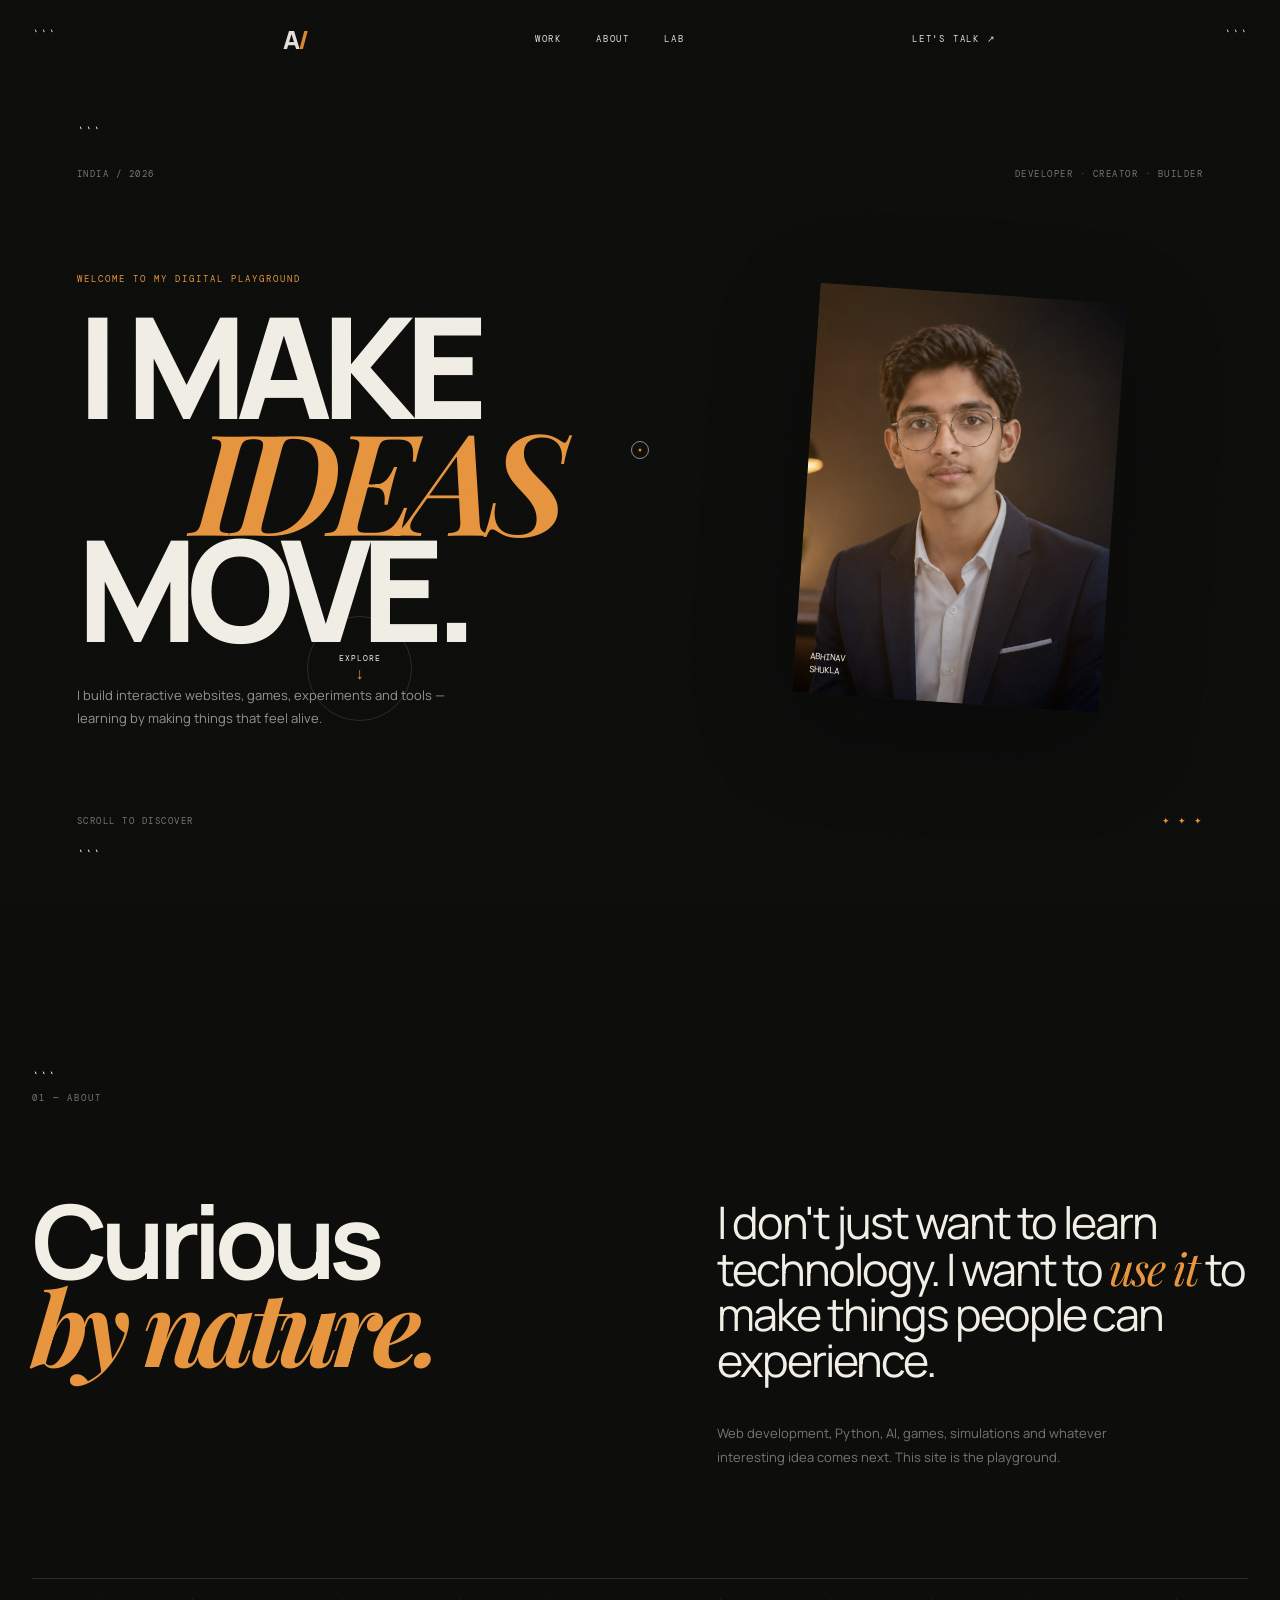
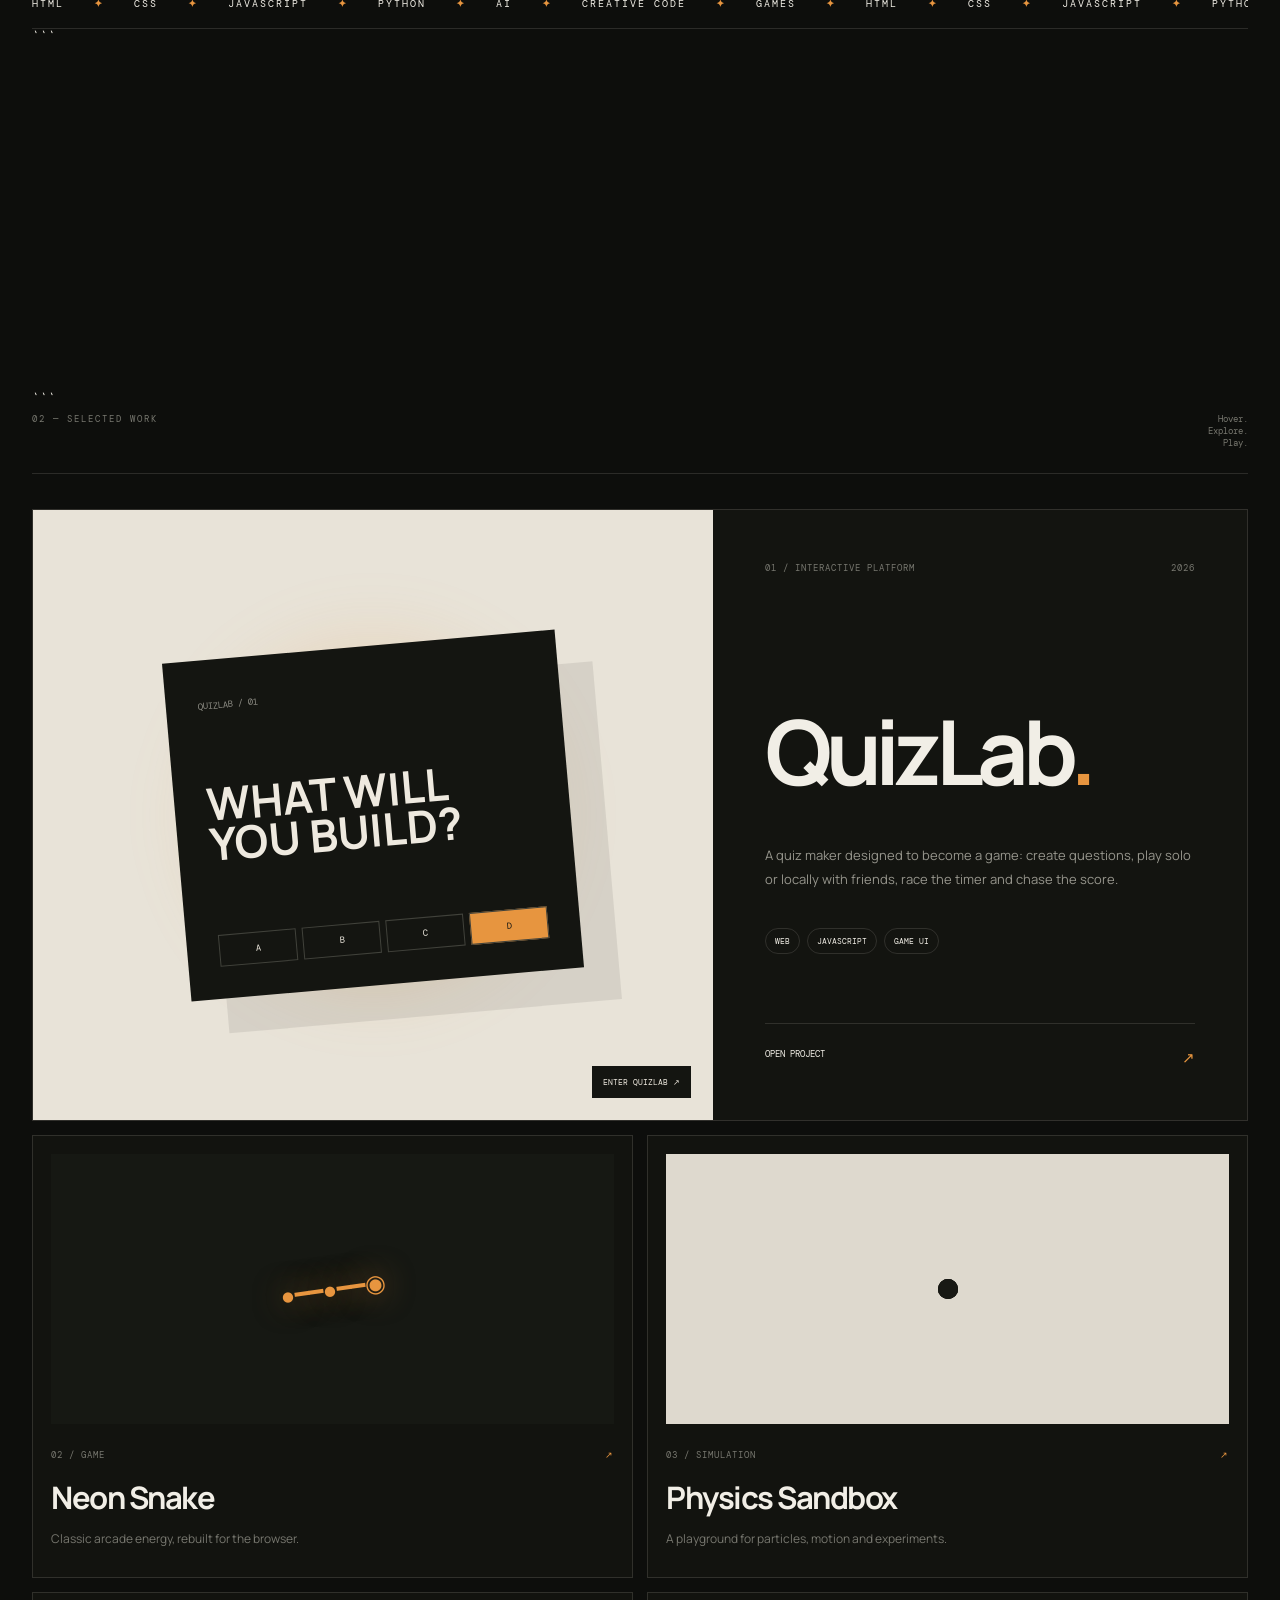
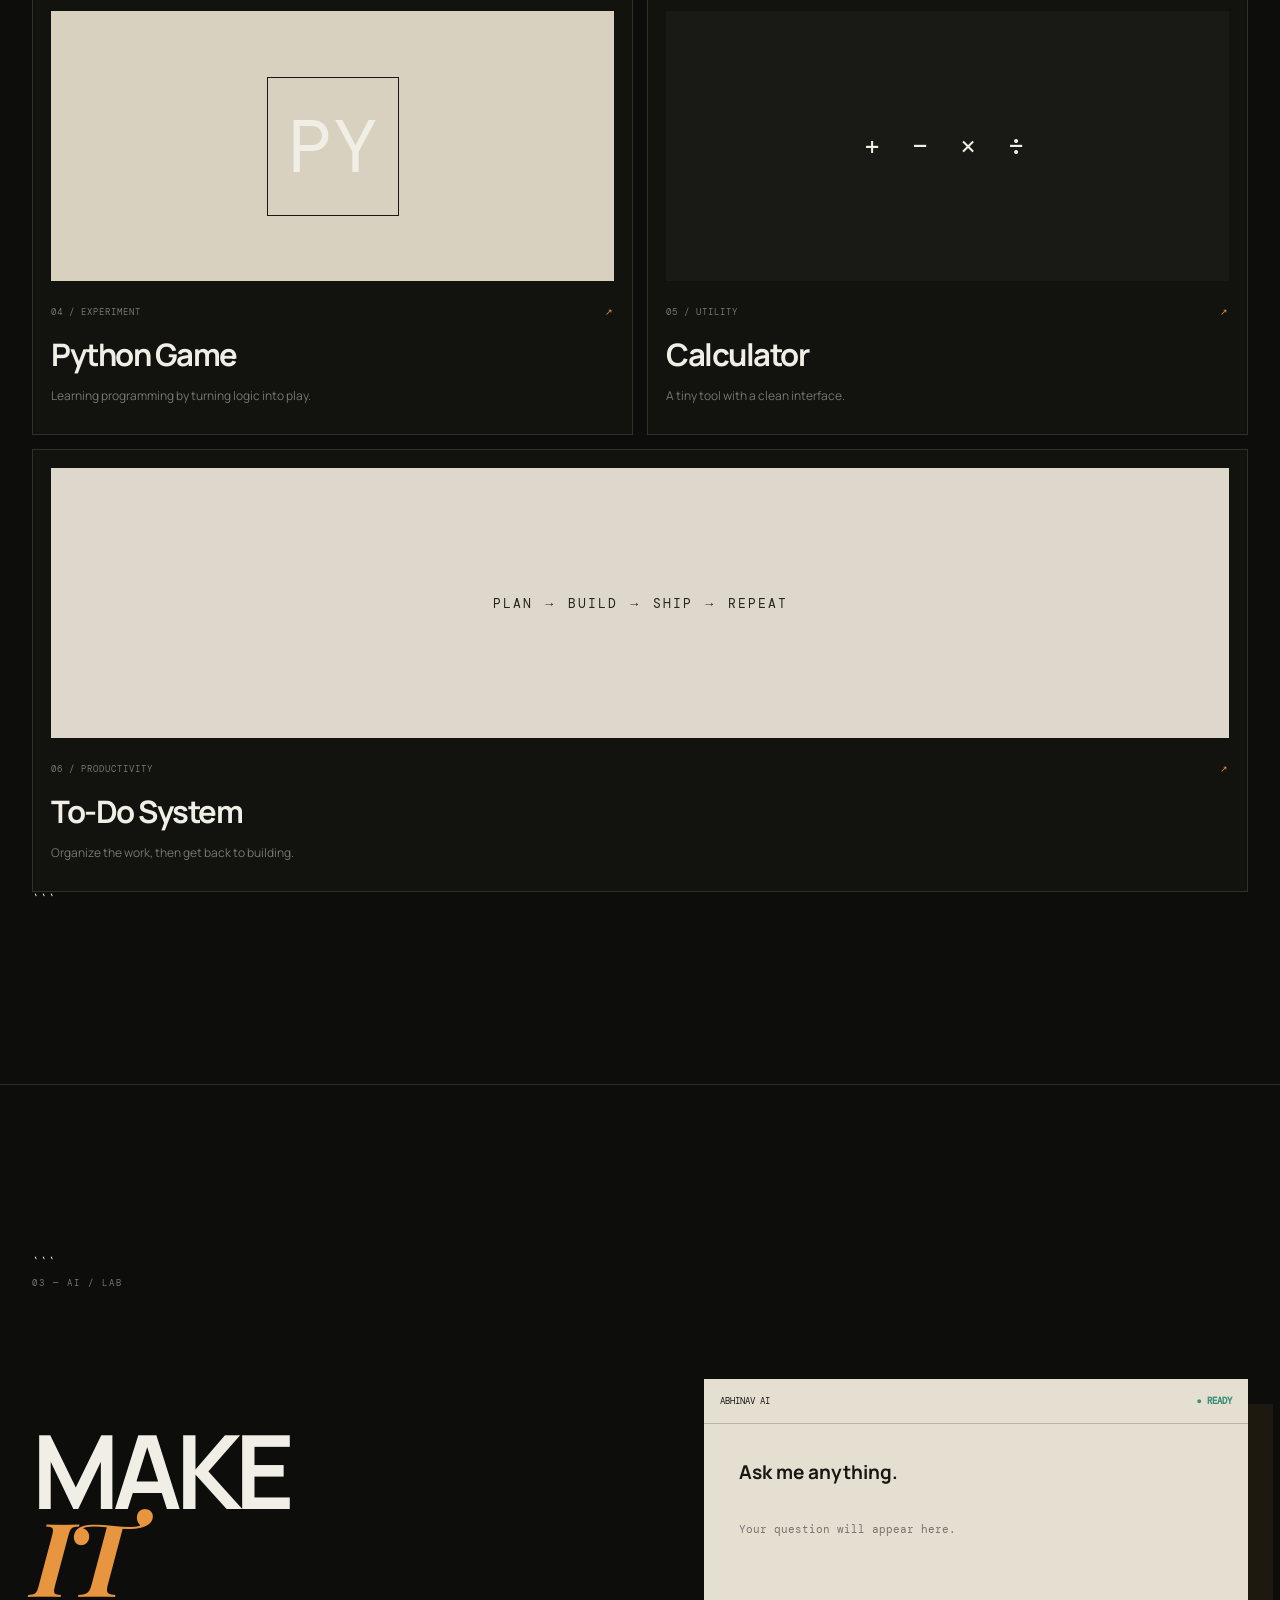
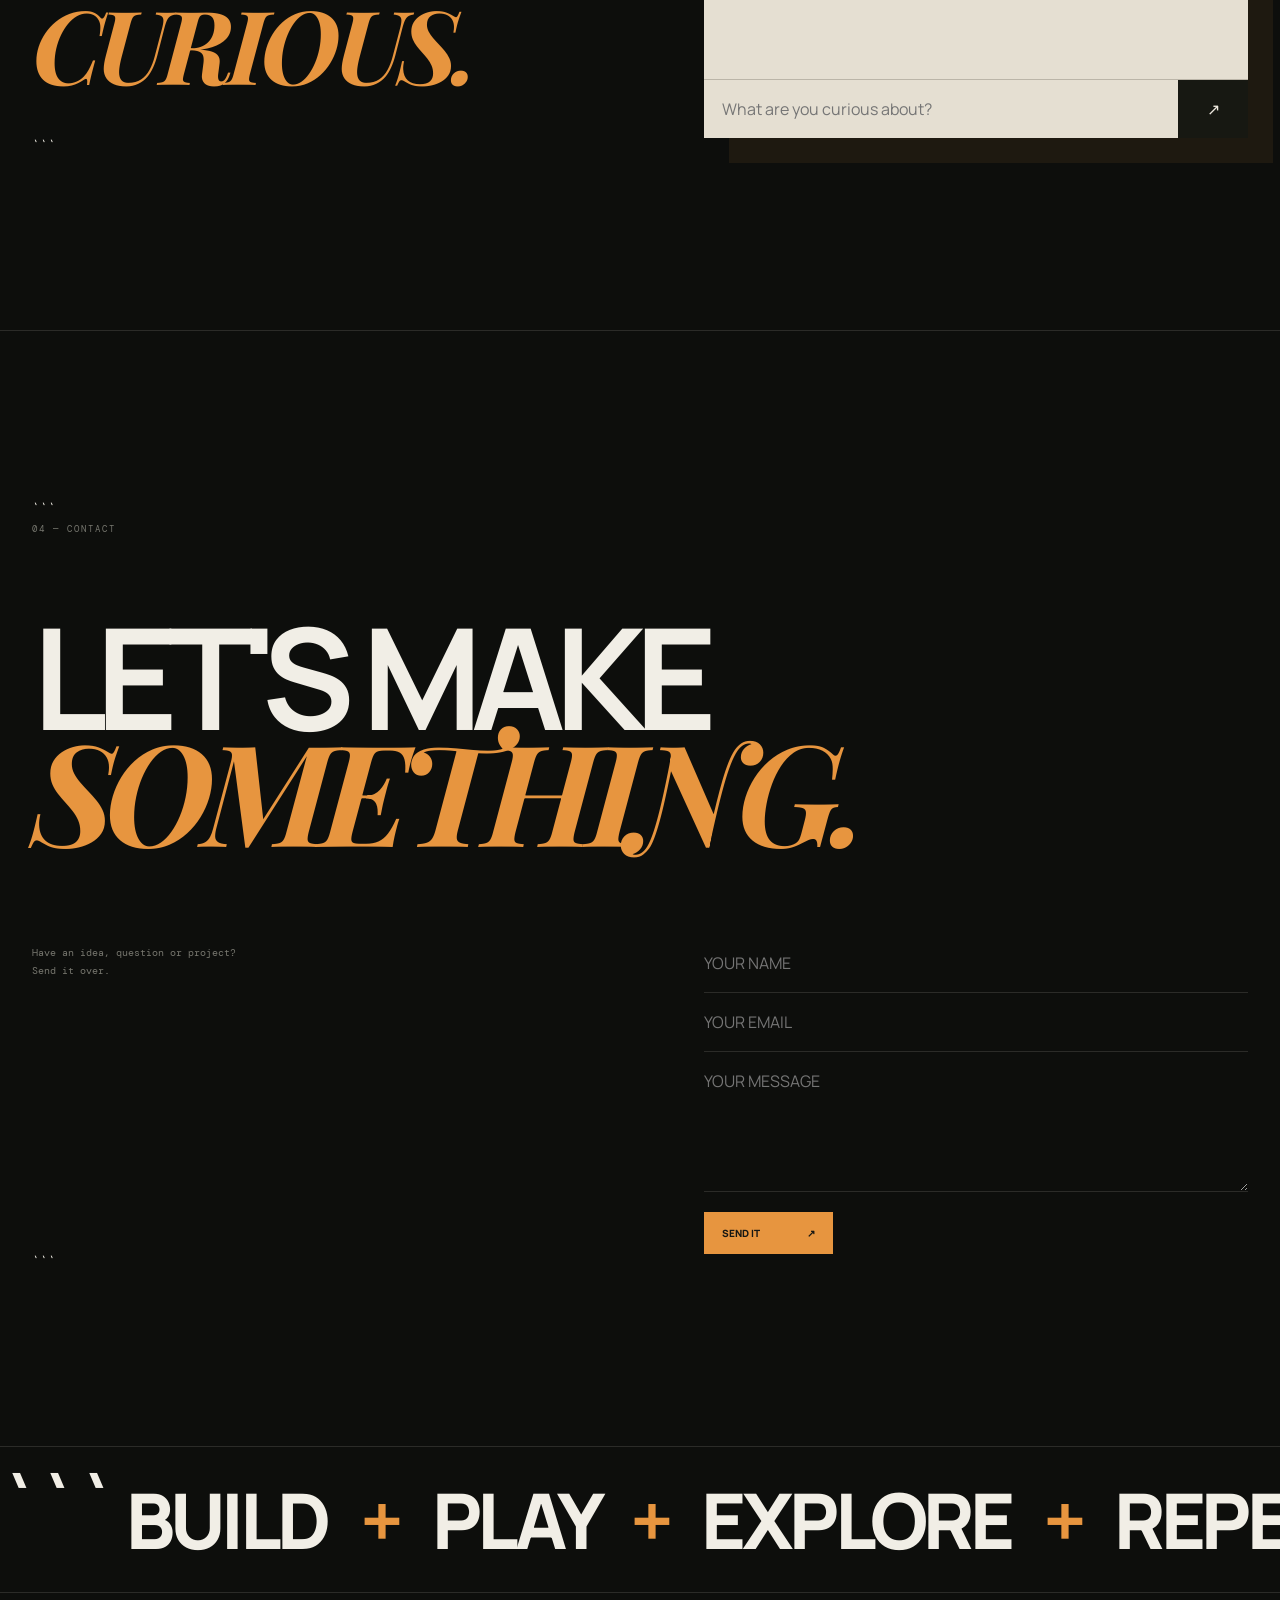
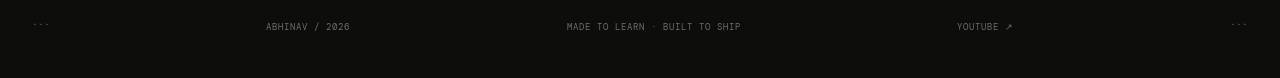
<file: index.html>
<!doctype html>

<html lang="en">
<head>
<meta charset="utf-8">
<meta name="viewport" content="width=device-width,initial-scale=1">

<meta name="theme-color" content="#0d0e0c">
<meta name="description" content="Abhinav — Developer, Creator & Builder. A digital playground of interactive experiments, games and tools.">

<title>Abhinav — Digital Playground</title>

<link rel="stylesheet" href="style.css">

<!-- Premium fonts -->

<link rel="preconnect" href="https://fonts.googleapis.com">
<link rel="preconnect" href="https://fonts.gstatic.com" crossorigin>

<link href="https://fonts.googleapis.com/css2?family=DM+Mono:wght@400;500&family=Manrope:wght@400;600;700;800&family=Playfair+Display:ital,wght@0,600;1,600&display=swap" rel="stylesheet">
</head>

<body>

<!-- =====================================================
     LOADING EXPERIENCE
===================================================== -->

<div class="loader" aria-hidden="true">
    <strong>A/</strong>
    <span></span>
</div>

<!-- Ambient visual layers -->

<div class="grain"></div>
<canvas id="life"></canvas>

<!-- Custom cursor -->

<div class="cursor" aria-hidden="true">
    <i></i>
</div>

<!-- =====================================================
     NAVIGATION
===================================================== -->

<nav>

```
<a class="mark" href="#top" aria-label="Back to top">
    A<span>/</span>
</a>

<div class="links">
    <a href="#work">WORK</a>
    <a href="#about">ABOUT</a>
    <a href="#lab">LAB</a>
</div>

<a href="#contact" class="talk">
    LET'S TALK ↗
</a>
```

</nav>

<main id="top">

<!-- =====================================================
     HERO
===================================================== -->

<section class="hero">

```
<div class="eyebrow">
    <span>INDIA / 2026</span>
    <span>DEVELOPER · CREATOR · BUILDER</span>
</div>


<div class="hero-stage">

    <div class="hero-copy">

        <p class="micro">
            WELCOME TO MY DIGITAL PLAYGROUND
        </p>

        <h1>
            <span>I MAKE</span>
            <em>IDEAS</em>
            <span>MOVE.</span>
        </h1>

        <p class="lead">
            I build interactive websites, games,
            experiments and tools — learning by
            making things that feel alive.
        </p>


        <a class="round-link" href="#work">

            <span>
                EXPLORE
                <br>
                <b>↓</b>
            </span>

        </a>

    </div>


    <!-- Interactive portrait -->

    <div class="portrait">

        <div class="portrait-glow"></div>

        <img
            src="profile.png"
            alt="Abhinav"
            loading="eager"
        >

        <span>
            ABHINAV
            <br>
            SHUKLA
        </span>

    </div>

</div>


<div class="hero-foot">

    <span>
        SCROLL TO DISCOVER
    </span>

    <span>
        ✦ ✦ ✦
    </span>

</div>
```

</section>

<!-- =====================================================
     ABOUT
===================================================== -->

<section id="about" class="about">

```
<div class="label">
    01 — ABOUT
</div>


<div class="about-grid reveal">

    <h2>
        Curious
        <br>
        <i>by nature.</i>
    </h2>


    <div>

        <p class="large">
            I don't just want to learn technology.
            I want to <i>use it</i> to make things
            people can experience.
        </p>

        <p class="muted">
            Web development, Python, AI, games,
            simulations and whatever interesting
            idea comes next. This site is the
            playground.
        </p>

    </div>

</div>


<!-- Infinite skills ticker -->

<div class="ticker">

    <div>
        HTML <b>✦</b>
        CSS <b>✦</b>
        JAVASCRIPT <b>✦</b>
        PYTHON <b>✦</b>
        AI <b>✦</b>
        CREATIVE CODE <b>✦</b>
        GAMES <b>✦</b>

        HTML <b>✦</b>
        CSS <b>✦</b>
        JAVASCRIPT <b>✦</b>
        PYTHON <b>✦</b>
        AI <b>✦</b>
        CREATIVE CODE <b>✦</b>
        GAMES <b>✦</b>
    </div>

</div>
```

</section>

<!-- =====================================================
     SELECTED WORK
===================================================== -->

<section id="work" class="work">

```
<div class="work-head">

    <div class="label">
        02 — SELECTED WORK
    </div>

    <p>
        Hover.
        <br>
        Explore.
        <br>
        Play.
    </p>

</div>


<!-- =================================================
     FEATURE PROJECT — QUIZLAB
================================================= -->

<article
    class="feature reveal"
    data-tilt
>

    <a
        href="quizlab.html"
        class="feature-visual"
        aria-label="Open QuizLab"
    >

        <div class="quiz-card">

            <small>
                QUIZLAB / 01
            </small>

            <strong>
                WHAT WILL
                <br>
                YOU BUILD?
            </strong>


            <div class="answers">

                <i>A</i>
                <i>B</i>
                <i>C</i>
                <i>D</i>

            </div>

        </div>


        <span class="stamp">
            ENTER QUIZLAB ↗
        </span>

    </a>


    <div class="feature-info">

        <div class="meta">

            <span>
                01 / INTERACTIVE PLATFORM
            </span>

            <span>
                2026
            </span>

        </div>


        <h2>
            QuizLab<span>.</span>
        </h2>


        <p>
            A quiz maker designed to become a game:
            create questions, play solo or locally
            with friends, race the timer and chase
            the score.
        </p>


        <div class="tags">

            <b>WEB</b>
            <b>JAVASCRIPT</b>
            <b>GAME UI</b>

        </div>


        <a
            href="quizlab.html"
            class="big-arrow"
        >
            OPEN PROJECT
            <span>↗</span>
        </a>

    </div>

</article>



<!-- =================================================
     PROJECT GRID
================================================= -->

<div class="grid">


    <!-- Snake -->

    <article
        class="project reveal"
        data-tilt
    >

        <a href="snake.html">

            <div class="visual snake">
                <span>
                    ●━━●━━◉
                </span>
            </div>

            <div class="meta">
                02 / GAME
                <i>↗</i>
            </div>

            <h3>
                Neon Snake
            </h3>

            <p>
                Classic arcade energy,
                rebuilt for the browser.
            </p>

        </a>

    </article>



    <!-- Physics -->

    <article
        class="project reveal"
        data-tilt
    >

        <a href="simindex.html">

            <div class="visual particles">

                <i></i>
                <i></i>
                <i></i>
                <i></i>

            </div>

            <div class="meta">
                03 / SIMULATION
                <i>↗</i>
            </div>

            <h3>
                Physics Sandbox
            </h3>

            <p>
                A playground for particles,
                motion and experiments.
            </p>

        </a>

    </article>



    <!-- Python -->

    <article
        class="project reveal"
        data-tilt
    >

        <a href="game.html">

            <div class="visual py">
                <span>PY</span>
            </div>

            <div class="meta">
                04 / EXPERIMENT
                <i>↗</i>
            </div>

            <h3>
                Python Game
            </h3>

            <p>
                Learning programming by
                turning logic into play.
            </p>

        </a>

    </article>



    <!-- Calculator -->

    <article
        class="project reveal"
        data-tilt
    >

        <a href="calculator.html">

            <div class="visual calc">
                <span>
                    + − × ÷
                </span>
            </div>

            <div class="meta">
                05 / UTILITY
                <i>↗</i>
            </div>

            <h3>
                Calculator
            </h3>

            <p>
                A tiny tool with a
                clean interface.
            </p>

        </a>

    </article>



    <!-- Todo -->

    <article
        class="project wide reveal"
        data-tilt
    >

        <a href="todo.html">

            <div class="visual todo">

                <span>
                    PLAN → BUILD → SHIP → REPEAT
                </span>

            </div>

            <div class="meta">
                06 / PRODUCTIVITY
                <i>↗</i>
            </div>

            <h3>
                To-Do System
            </h3>

            <p>
                Organize the work,
                then get back to building.
            </p>

        </a>

    </article>


</div>
```

</section>

<!-- =====================================================
     AI LAB
===================================================== -->

<section id="lab" class="lab">

```
<div class="label">
    03 — AI / LAB
</div>


<div class="lab-grid reveal">

    <h2>
        MAKE
        <br>
        <i>IT CURIOUS.</i>
    </h2>


    <div class="ai">

        <header>

            <span>
                ABHINAV AI
            </span>

            <b>
                ● READY
            </b>

        </header>


        <div class="chat">

            <strong>
                Ask me anything.
            </strong>

            <p id="ans">
                Your question will appear here.
            </p>

        </div>


        <div class="input">

            <input
                id="q"
                type="text"
                autocomplete="off"
                placeholder="What are you curious about?"
                aria-label="Ask Abhinav AI"
            >

            <button
                type="button"
                onclick="askRealAI()"
                aria-label="Ask AI"
            >
                ↗
            </button>

        </div>

    </div>

</div>
```

</section>

<!-- =====================================================
     CONTACT
===================================================== -->

<section id="contact" class="contact">

```
<div class="label">
    04 — CONTACT
</div>


<h2 class="reveal">

    LET'S MAKE
    <br>

    <i>SOMETHING.</i>

</h2>


<div class="contact-grid">


    <p>
        Have an idea, question or project?
        <br>
        Send it over.
    </p>


    <form
        action="https://formsubmit.co/abhinavshukla12@gmail.com"
        method="POST"
    >

        <input
            type="hidden"
            name="_captcha"
            value="false"
        >

        <input
            type="hidden"
            name="_subject"
            value="New message from Abhinav Portfolio"
        >


        <input
            name="name"
            placeholder="YOUR NAME"
            autocomplete="name"
            required
        >


        <input
            type="email"
            name="email"
            placeholder="YOUR EMAIL"
            autocomplete="email"
            required
        >


        <textarea
            name="message"
            placeholder="YOUR MESSAGE"
        ></textarea>


        <button type="submit">

            SEND IT

            <span>
                ↗
            </span>

        </button>

    </form>

</div>
```

</section>

<!-- =====================================================
     END MARQUEE
===================================================== -->

<div class="marquee">

```
BUILD <b>+</b>
PLAY <b>+</b>
EXPLORE <b>+</b>
REPEAT <b>+</b>

BUILD <b>+</b>
PLAY <b>+</b>
EXPLORE <b>+</b>
REPEAT <b>+</b>
```

</div>

</main>

<!-- =====================================================
     FOOTER
===================================================== -->

<footer>

```
<span>
    ABHINAV / 2026
</span>

<span>
    MADE TO LEARN · BUILT TO SHIP
</span>

<a
    href="https://youtube.com/@abhinavconceptlab"
    target="_blank"
    rel="noopener noreferrer"
>
    YOUTUBE ↗
</a>
```

</footer>

<!-- =====================================================
     JAVASCRIPT
===================================================== -->

<script src="script.js"></script>

<script src="ai.js"></script>

<!-- NEW INTERACTION ENGINE -->

<script src="interaction.js"></script>

</body>
</html>
</file>
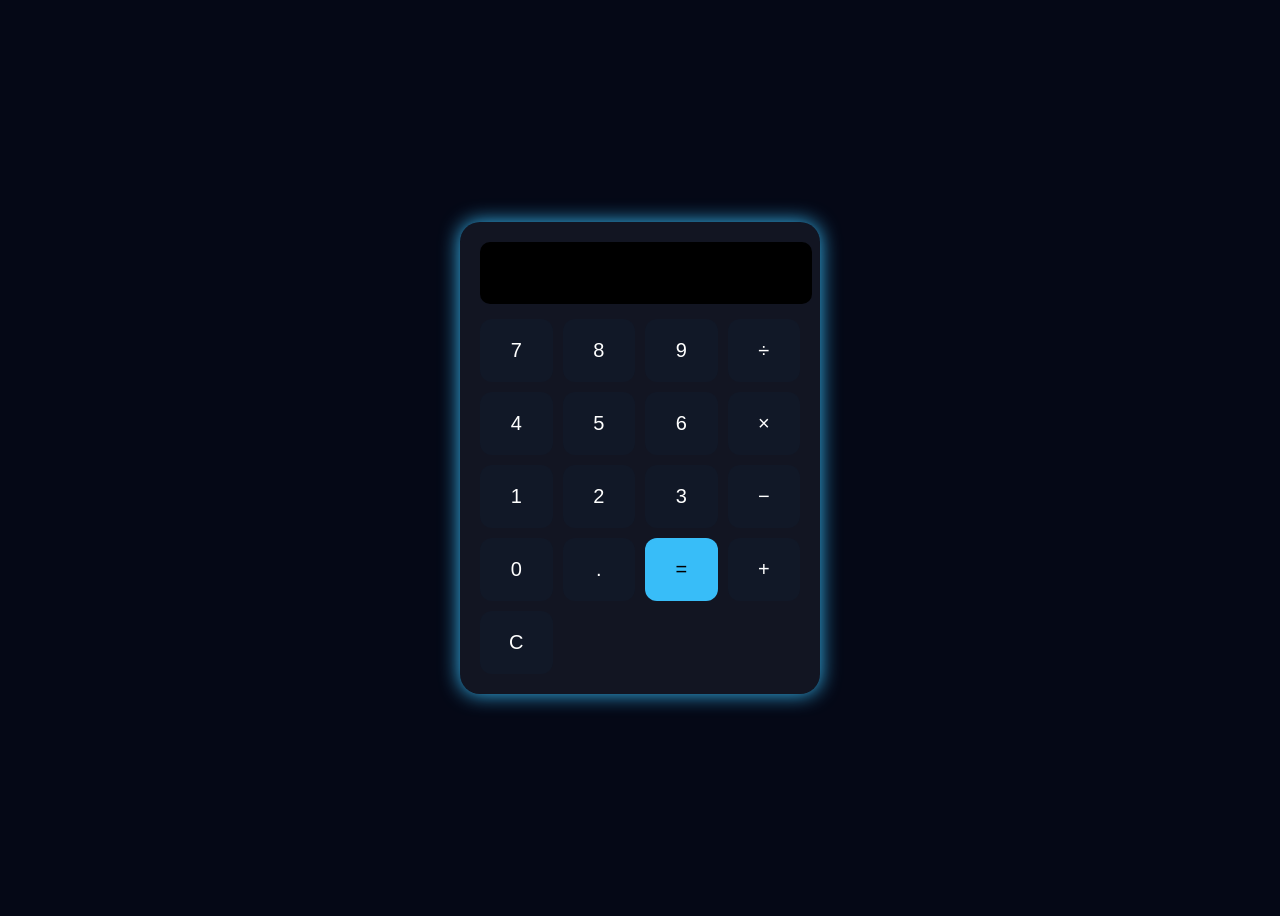
<file: calculator.html>
<!DOCTYPE html>
<html>

<head>

<title>Neon Calculator</title>

<style>

body {

    background: #050816;

    display: flex;

    justify-content: center;

    align-items: center;

    height: 100vh;

    font-family: Arial;
}

.calculator {

    background: rgba(255,255,255,0.05);

    padding: 20px;

    border-radius: 20px;

    box-shadow:
    0 0 20px #38bdf8;

    width: 320px;
}

#display {

    width: 100%;

    height: 60px;

    font-size: 28px;

    margin-bottom: 15px;

    border: none;

    border-radius: 10px;

    text-align: right;

    padding-right: 10px;

    background: black;

    color: #38bdf8;
}

.buttons {

    display: grid;

    grid-template-columns:
    repeat(4, 1fr);

    gap: 10px;
}

button {

    padding: 20px;

    font-size: 20px;

    border: none;

    border-radius: 12px;

    cursor: pointer;

    background: #111827;

    color: white;

    transition: 0.3s;
}

button:hover {

    transform: scale(1.05);

    box-shadow:
    0 0 15px #38bdf8;
}

.equal {

    background: #38bdf8;

    color: black;
}

</style>

</head>

<body>

<div class="calculator">

<input type="text" id="display" disabled>

<div class="buttons">

<button onclick="add('7')">7</button>
<button onclick="add('8')">8</button>
<button onclick="add('9')">9</button>
<button onclick="add('/')">÷</button>

<button onclick="add('4')">4</button>
<button onclick="add('5')">5</button>
<button onclick="add('6')">6</button>
<button onclick="add('*')">×</button>

<button onclick="add('1')">1</button>
<button onclick="add('2')">2</button>
<button onclick="add('3')">3</button>
<button onclick="add('-')">−</button>

<button onclick="add('0')">0</button>
<button onclick="add('.')">.</button>
<button onclick="calculate()" class="equal">
=
</button>

<button onclick="add('+')">+</button>

<button onclick="clearDisplay()">
C
</button>

</div>

</div>

<script>

const display =
document.getElementById("display");

function add(value) {

    display.value += value;
}

function calculate() {

    try {

        display.value =
        eval(display.value);
    }

    catch {

        display.value =
        "Error";
    }
}

function clearDisplay() {

    display.value = "";
}

</script>

</body>
</html>
</file>
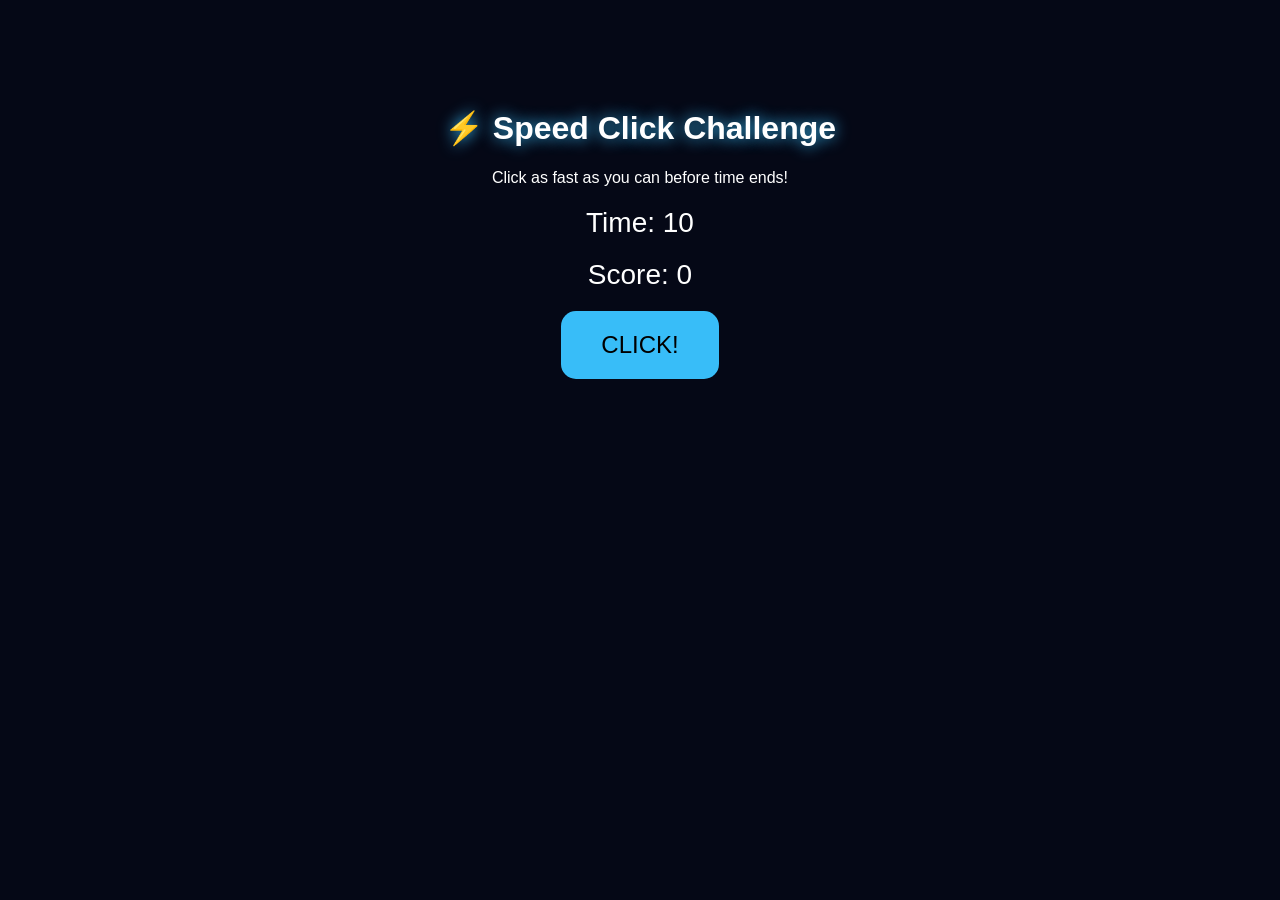
<file: game.html>
<!DOCTYPE html>
<html>

<head>

<title>Speed Click Challenge</title>

<style>

body {

    background: #050816;

    color: white;

    font-family: Arial;

    text-align: center;

    padding-top: 80px;
}

h1 {

    text-shadow: 0 0 15px #38bdf8;
}

#clickBtn {

    padding: 20px 40px;

    font-size: 24px;

    border: none;

    border-radius: 15px;

    background: #38bdf8;

    cursor: pointer;

    transition: 0.3s;
}

#clickBtn:hover {

    transform: scale(1.08);

    box-shadow: 0 0 20px #38bdf8;
}

#score, #timer {

    font-size: 28px;

    margin: 20px;
}

</style>

</head>

<body>

<h1>⚡ Speed Click Challenge</h1>

<p>Click as fast as you can before time ends!</p>

<div id="timer">
Time: 10
</div>

<div id="score">
Score: 0
</div>

<button id="clickBtn">
CLICK!
</button>

<script>

let score = 0;

let timeLeft = 10;

let gameStarted = false;

const scoreDisplay =
document.getElementById("score");

const timerDisplay =
document.getElementById("timer");

const button =
document.getElementById("clickBtn");

button.addEventListener("click", () => {

    if(!gameStarted) {

        startGame();

        gameStarted = true;
    }

    score++;

    scoreDisplay.innerText =
    "Score: " + score;
});

function startGame() {

    let timer = setInterval(() => {

        timeLeft--;

        timerDisplay.innerText =
        "Time: " + timeLeft;

        if(timeLeft <= 0) {

            clearInterval(timer);

            button.disabled = true;

            timerDisplay.innerText =
            "🏆 Game Over!";

            alert(
            "Final Score: " + score
            );
        }

    }, 1000);
}

</script>

</body>
</html>
</file>
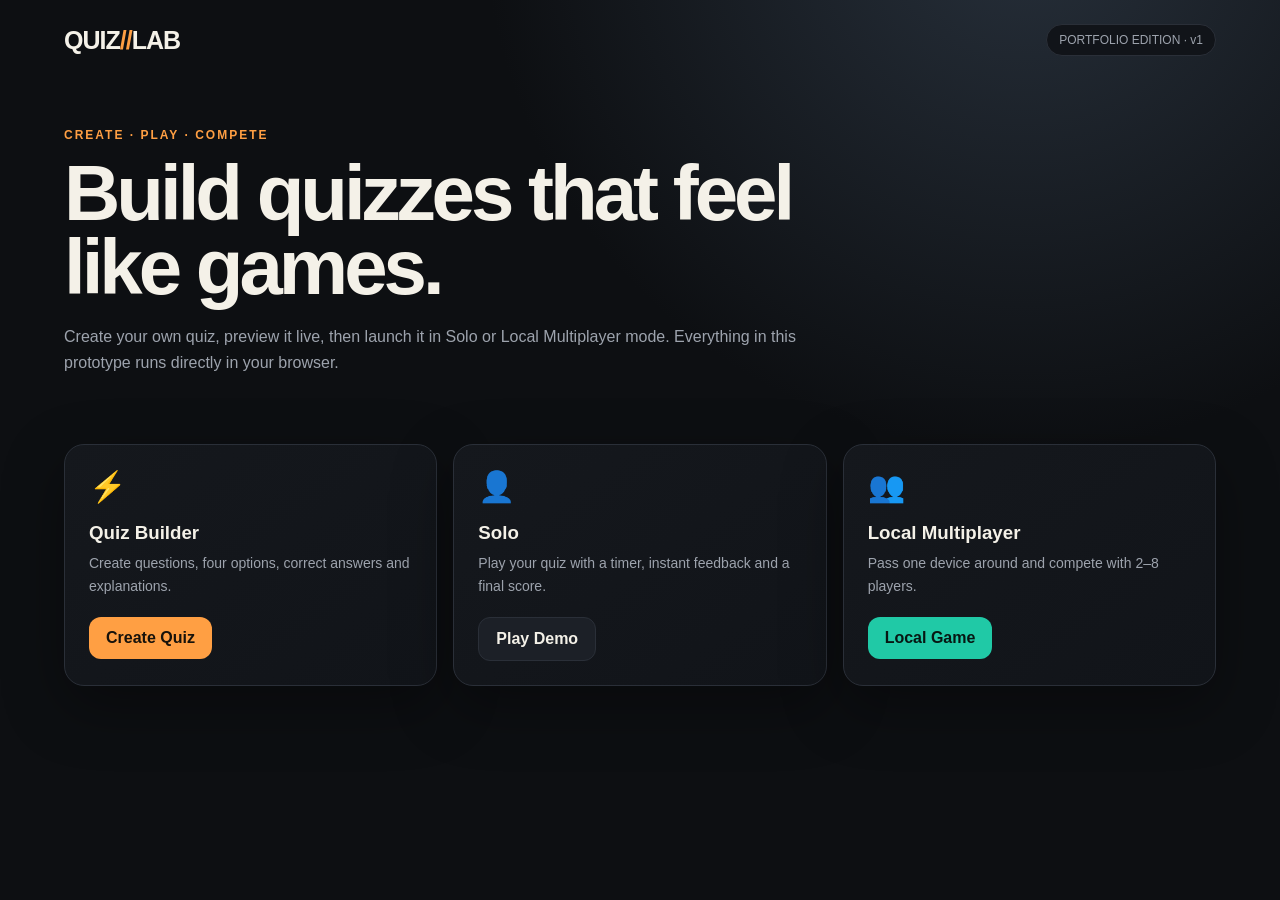
<file: quizlab.html>
<!DOCTYPE html>
<html lang="en">
<head>
<meta charset="UTF-8">
<meta name="viewport" content="width=device-width, initial-scale=1.0">
<title>QuizLab — Interactive Quiz Maker</title>
<style>
*{box-sizing:border-box}
:root{
  --bg:#0d0f12;--panel:#15181d;--panel2:#1c2027;--text:#f4f1e8;
  --muted:#9da3ad;--accent:#ff9f43;--accent2:#20c9a6;--danger:#ff6262;
  --border:#2a2f38;--shadow:0 20px 60px rgba(0,0,0,.35)
}
body{margin:0;background:radial-gradient(circle at 80% -10%,#27303b 0,#0d0f12 38%);color:var(--text);font-family:Inter,Segoe UI,Arial,sans-serif;min-height:100vh}
button,input,textarea,select{font:inherit}
button{cursor:pointer}
.app{max-width:1200px;margin:auto;padding:24px}
header{display:flex;justify-content:space-between;align-items:center;margin-bottom:28px}
.logo{font-weight:900;letter-spacing:-1px;font-size:25px}.logo span{color:var(--accent)}
.badge{border:1px solid var(--border);background:#111419;padding:8px 12px;border-radius:999px;color:var(--muted);font-size:12px}
.screen{display:none}.screen.active{display:block}
.hero{padding:44px 0 25px;max-width:760px}
.eyebrow{color:var(--accent);font-size:12px;font-weight:800;letter-spacing:2px;text-transform:uppercase}
h1{font-size:clamp(42px,7vw,78px);line-height:.95;margin:14px 0 20px;letter-spacing:-4px}
h2{font-size:32px;margin:0 0 8px;letter-spacing:-1px}
p{color:var(--muted);line-height:1.6}
.cards{display:grid;grid-template-columns:repeat(3,1fr);gap:16px;margin-top:28px}
.card{background:linear-gradient(145deg,var(--panel),#111419);border:1px solid var(--border);border-radius:20px;padding:24px;transition:.2s;box-shadow:var(--shadow)}
.card:hover{transform:translateY(-3px);border-color:#444b56}
.card .icon{font-size:30px;margin-bottom:18px}
.card h3{margin:0 0 8px}.card p{font-size:14px;margin:0 0 20px}
.btn{border:0;border-radius:12px;padding:12px 17px;font-weight:800;background:var(--accent);color:#17120b}
.btn.secondary{background:var(--panel2);color:var(--text);border:1px solid var(--border)}
.btn.green{background:var(--accent2);color:#071713}
.btn.danger{background:#3a2024;color:#ff8585;border:1px solid #623038}
.btn:disabled{opacity:.45;cursor:not-allowed}
.toolbar{display:flex;justify-content:space-between;gap:12px;align-items:center;margin-bottom:20px}
.toolbar-actions{display:flex;gap:8px;flex-wrap:wrap}
.field{margin-bottom:17px}.field label{display:block;font-size:12px;color:var(--muted);font-weight:800;margin-bottom:8px;text-transform:uppercase;letter-spacing:1px}
input,textarea,select{width:100%;background:#101318;border:1px solid var(--border);color:var(--text);padding:13px;border-radius:11px;outline:none}
input:focus,textarea:focus,select:focus{border-color:var(--accent)}
textarea{resize:vertical;min-height:90px}
.builder{display:grid;grid-template-columns:1fr 360px;gap:18px}
.question-list{display:flex;flex-direction:column;gap:14px}
.qbox{background:var(--panel);border:1px solid var(--border);border-radius:16px;padding:18px}
.qtop{display:flex;justify-content:space-between;align-items:center;margin-bottom:13px}
.qnum{font-size:12px;color:var(--accent);font-weight:900}
.options-grid{display:grid;grid-template-columns:1fr 1fr;gap:9px}
.option-row{display:flex;gap:8px;align-items:center}.option-row input[type=text]{flex:1}
.option-row input[type=radio]{width:auto;accent-color:var(--accent)}
.preview{position:sticky;top:20px;height:max-content;background:linear-gradient(160deg,#171b21,#101216);border:1px solid var(--border);border-radius:20px;padding:20px}
.preview-screen{background:#0b0d10;border:1px solid var(--border);border-radius:14px;padding:18px}
.preview-title{font-weight:900;font-size:20px;margin-bottom:12px}
.mini-option{padding:10px;border:1px solid var(--border);border-radius:9px;margin-top:8px;color:#c7ccd4;font-size:13px}
.game{max-width:760px;margin:25px auto}
.game-head{display:flex;justify-content:space-between;align-items:center;gap:12px;margin-bottom:18px}
.progress{height:7px;background:#20242b;border-radius:99px;overflow:hidden;margin:12px 0 25px}
.progress span{display:block;height:100%;background:var(--accent);transition:.3s}
.timer{font-weight:900;color:var(--accent);font-variant-numeric:tabular-nums}
.game-card{background:var(--panel);border:1px solid var(--border);border-radius:22px;padding:26px;box-shadow:var(--shadow)}
.question-text{font-size:27px;line-height:1.25;font-weight:800;margin:10px 0 22px}
.answers{display:grid;gap:11px}
.answer{border:1px solid var(--border);background:#101318;color:var(--text);padding:15px;text-align:left;border-radius:12px;transition:.15s}
.answer:hover{border-color:#606975;transform:translateY(-1px)}
.answer.correct{border-color:var(--accent2);background:#123229}
.answer.wrong{border-color:var(--danger);background:#351d22}
.answer.locked{pointer-events:none}
.feedback{margin-top:17px;padding:13px;border-radius:11px;background:#1a1e24;color:#cdd2da;display:none}
.results{text-align:center;padding:40px 20px}
.score{font-size:80px;font-weight:950;letter-spacing:-5px;color:var(--accent)}
.stats{display:grid;grid-template-columns:repeat(3,1fr);gap:12px;margin:25px 0}
.stat{background:var(--panel);border:1px solid var(--border);border-radius:14px;padding:17px}.stat b{display:block;font-size:25px}.stat span{color:var(--muted);font-size:12px}
.podium{font-size:23px;margin:25px 0}
.hidden{display:none!important}
.toast{position:fixed;right:20px;bottom:20px;background:#20252c;border:1px solid #3b424c;padding:13px 16px;border-radius:12px;box-shadow:var(--shadow);opacity:0;transform:translateY(10px);transition:.25s;pointer-events:none}.toast.show{opacity:1;transform:none}
@media(max-width:850px){.cards,.builder{grid-template-columns:1fr}.preview{position:static}.options-grid{grid-template-columns:1fr}h1{letter-spacing:-2px}.stats{grid-template-columns:1fr}}
</style>
</head>
<body>
<div class="app">
<header>
  <div class="logo">QUIZ<span>//</span>LAB</div>
  <div class="badge">PORTFOLIO EDITION · v1</div>
</header>

<section id="home" class="screen active">
  <div class="hero">
    <div class="eyebrow">Create · Play · Compete</div>
    <h1>Build quizzes that feel like games.</h1>
    <p>Create your own quiz, preview it live, then launch it in Solo or Local Multiplayer mode. Everything in this prototype runs directly in your browser.</p>
  </div>
  <div class="cards">
    <div class="card">
      <div class="icon">⚡</div><h3>Quiz Builder</h3>
      <p>Create questions, four options, correct answers and explanations.</p>
      <button class="btn" onclick="openBuilder()">Create Quiz</button>
    </div>
    <div class="card">
      <div class="icon">👤</div><h3>Solo</h3>
      <p>Play your quiz with a timer, instant feedback and a final score.</p>
      <button class="btn secondary" onclick="openPlayer('solo')">Play Demo</button>
    </div>
    <div class="card">
      <div class="icon">👥</div><h3>Local Multiplayer</h3>
      <p>Pass one device around and compete with 2–8 players.</p>
      <button class="btn green" onclick="setupLocal()">Local Game</button>
    </div>
  </div>
</section>

<section id="builder" class="screen">
  <div class="toolbar">
    <div><h2>Quiz Builder</h2><p style="margin:0">Design your quiz and watch the preview update.</p></div>
    <div class="toolbar-actions">
      <button class="btn secondary" onclick="goHome()">Home</button>
      <button class="btn green" onclick="launchBuiltQuiz()">Launch Quiz →</button>
    </div>
  </div>
  <div class="builder">
    <div>
      <div class="qbox">
        <div class="field"><label>Quiz title</label><input id="quizTitle" value="Ultimate General Knowledge"></div>
        <div class="field"><label>Time per question (seconds)</label><input id="quizTime" type="number" min="5" max="120" value="15"></div>
      </div>
      <div id="questionList" class="question-list" style="margin-top:14px"></div>
      <button class="btn secondary" style="width:100%;margin-top:14px" onclick="addQuestion()">＋ Add Question</button>
    </div>
    <aside class="preview">
      <div class="eyebrow">Live Preview</div>
      <div class="preview-screen" style="margin-top:12px">
        <div id="previewTitle" class="preview-title">Ultimate General Knowledge</div>
        <div style="font-size:12px;color:#8f96a0">Question 1 of 3</div>
        <div id="previewQuestion" style="font-size:17px;font-weight:800;margin:18px 0 12px"></div>
        <div id="previewOptions"></div>
      </div>
    </aside>
  </div>
</section>

<section id="player" class="screen">
  <div class="game">
    <div class="game-head">
      <button class="btn secondary" onclick="goHome()">✕ Exit</button>
      <div id="playerLabel" style="font-weight:900"></div>
      <div class="timer">⏱ <span id="timer">15</span>s</div>
    </div>
    <div class="progress"><span id="progressBar" style="width:0%"></span></div>
    <div class="game-card">
      <div id="questionCounter" class="eyebrow"></div>
      <div id="gameQuestion" class="question-text"></div>
      <div id="answers" class="answers"></div>
      <div id="feedback" class="feedback"></div>
      <button id="nextBtn" class="btn" style="margin-top:18px;display:none" onclick="nextQuestion()">Next Question →</button>
    </div>
  </div>
</section>

<section id="setup" class="screen">
  <div style="max-width:600px;margin:40px auto">
    <button class="btn secondary" onclick="goHome()">← Back</button>
    <h2 style="margin-top:28px">Local Multiplayer</h2>
    <p>Add 2–8 players. The device is passed between players after each turn.</p>
    <div id="players"></div>
    <button class="btn secondary" onclick="addPlayer()">＋ Add Player</button>
    <button class="btn green" style="float:right" onclick="startLocal()">Start Game</button>
  </div>
</section>

<section id="results" class="screen">
  <div class="results">
    <div class="eyebrow">Quiz Complete</div>
    <h2 id="resultTitle">Excellent!</h2>
    <div class="score"><span id="score">0</span>%</div>
    <div class="stats">
      <div class="stat"><b id="correctStat">0</b><span>Correct</span></div>
      <div class="stat"><b id="totalStat">0</b><span>Questions</span></div>
      <div class="stat"><b id="streakStat">0</b><span>Best Streak</span></div>
    </div>
    <div id="podium" class="podium"></div>
    <button class="btn" onclick="goHome()">Back to QuizLab</button>
    <button class="btn secondary" onclick="openPlayer('solo')" style="margin-left:8px">Play Again</button>
  </div>
</section>
</div>
<div id="toast" class="toast"></div>

<script>
const demoQuiz=[
 {q:"Which planet is known as the Red Planet?",o:["Venus","Mars","Jupiter","Mercury"],a:1,e:"Mars appears reddish because of iron minerals on its surface."},
 {q:"What is the chemical symbol for gold?",o:["Ag","Gd","Au","Go"],a:2,e:"Au is the chemical symbol for gold, from the Latin word aurum."},
 {q:"Which ocean is the largest on Earth?",o:["Atlantic Ocean","Indian Ocean","Pacific Ocean","Arctic Ocean"],a:2,e:"The Pacific Ocean is the largest and deepest ocean on Earth."}
];
let quiz=JSON.parse(localStorage.getItem("quizlabQuiz"))||demoQuiz;
let title=localStorage.getItem("quizlabTitle")||"Ultimate General Knowledge";
let timeLimit=+localStorage.getItem("quizlabTime")||15;
let current=0,score=0,streak=0,bestStreak=0,timerId=null,timeLeft=15,mode="solo",players=[],playerIndex=0,playerScores=[];

function show(id){document.querySelectorAll(".screen").forEach(s=>s.classList.remove("active"));document.getElementById(id).classList.add("active")}
function goHome(){clearInterval(timerId);show("home")}
function toast(t){let x=document.getElementById("toast");x.textContent=t;x.classList.add("show");setTimeout(()=>x.classList.remove("show"),1800)}
function save(){localStorage.setItem("quizlabQuiz",JSON.stringify(quiz));localStorage.setItem("quizlabTitle",title);localStorage.setItem("quizlabTime",timeLimit)}

function openBuilder(){
 show("builder"); renderBuilder();
}
function renderBuilder(){
 document.getElementById("quizTitle").value=title;
 document.getElementById("quizTime").value=timeLimit;
 let list=document.getElementById("questionList");list.innerHTML="";
 quiz.forEach((x,i)=>{
   let box=document.createElement("div");box.className="qbox";
   box.innerHTML=`<div class="qtop"><div class="qnum">QUESTION ${i+1}</div><button class="btn danger" onclick="removeQuestion(${i})">Delete</button></div>
   <div class="field"><label>Question</label><textarea data-i="${i}" data-k="q">${escapeHtml(x.q)}</textarea></div>
   <div class="field"><label>Options — select the correct answer</label><div class="options-grid">
   ${x.o.map((o,j)=>`<div class="option-row"><input type="radio" name="correct${i}" ${x.a===j?"checked":""} onchange="setCorrect(${i},${j})"><input type="text" value="${escapeAttr(o)}" oninput="setOption(${i},${j},this.value)"></div>`).join("")}
   </div></div>
   <div class="field" style="margin:0"><label>Explanation</label><input type="text" value="${escapeAttr(x.e||"")}" oninput="quiz[${i}].e=this.value;save()"></div>`;
   list.appendChild(box);
 });
 list.querySelectorAll("textarea").forEach(el=>el.addEventListener("input",()=>{quiz[+el.dataset.i].q=el.value;save();updatePreview()}));
 updatePreview();
}
function escapeHtml(s){return s.replace(/[&<>"']/g,c=>({"&":"&amp;","<":"&lt;",">":"&gt;",'"':"&quot;","'":"&#39;"}[c]))}
function escapeAttr(s){return escapeHtml(String(s))}
function setOption(i,j,v){quiz[i].o[j]=v;save();updatePreview()}
function setCorrect(i,j){quiz[i].a=j;save();updatePreview()}
function addQuestion(){quiz.push({q:"New question",o:["Option A","Option B","Option C","Option D"],a:0,e:""});save();renderBuilder()}
function removeQuestion(i){if(quiz.length<=1){toast("Keep at least one question.");return}quiz.splice(i,1);save();renderBuilder()}
function updatePreview(){
 title=document.getElementById("quizTitle").value||"Untitled Quiz";timeLimit=Math.max(5,+document.getElementById("quizTime").value||15);save();
 let x=quiz[0];document.getElementById("previewTitle").textContent=title;document.getElementById("previewQuestion").textContent=x.q;
 document.getElementById("previewOptions").innerHTML=x.o.map(o=>`<div class="mini-option">${escapeHtml(o)}</div>`).join("");
}
function launchBuiltQuiz(){updatePreview();openPlayer("solo")}

function openPlayer(m="solo", playerName=""){
 mode=m;current=0;score=0;streak=0;bestStreak=0;
 document.getElementById("playerLabel").textContent=playerName?`👤 ${playerName}`:(m==="solo"?"SOLO":"LOCAL");
 show("player");renderQuestion();
}
function renderQuestion(){
 clearInterval(timerId);let x=quiz[current];
 document.getElementById("questionCounter").textContent=`QUESTION ${current+1} / ${quiz.length}`;
 document.getElementById("gameQuestion").textContent=x.q;
 document.getElementById("progressBar").style.width=((current)/quiz.length*100)+"%";
 let a=document.getElementById("answers");a.innerHTML="";
 x.o.forEach((o,i)=>{let b=document.createElement("button");b.className="answer";b.textContent=o;b.onclick=()=>answer(i,b);a.appendChild(b)});
 document.getElementById("feedback").style.display="none";document.getElementById("nextBtn").style.display="none";
 timeLeft=timeLimit;document.getElementById("timer").textContent=timeLeft;
 timerId=setInterval(()=>{timeLeft--;document.getElementById("timer").textContent=timeLeft;if(timeLeft<=0){clearInterval(timerId);answer(-1,null)}},1000);
}
function answer(i,button){
 clearInterval(timerId);let x=quiz[current], buttons=[...document.querySelectorAll(".answer")];
 buttons.forEach(b=>b.classList.add("locked"));
 if(i===x.a){score++;streak++;bestStreak=Math.max(bestStreak,streak);if(button)button.classList.add("correct");}
 else {streak=0;if(button)button.classList.add("wrong");if(buttons[x.a])buttons[x.a].classList.add("correct")}
 let f=document.getElementById("feedback");f.style.display="block";f.textContent=(i===x.a?"✓ Correct! ":"✕ Not quite. ")+(x.e||"Review the correct option and try to remember the concept.");
 document.getElementById("nextBtn").style.display="inline-block";
}
function nextQuestion(){current++;if(current>=quiz.length){finish()}else renderQuestion()}
function finish(){
 clearInterval(timerId);
 document.getElementById("score").textContent=Math.round(score/quiz.length*100);
 document.getElementById("correctStat").textContent=score;
 document.getElementById("totalStat").textContent=quiz.length;
 document.getElementById("streakStat").textContent=bestStreak;
 document.getElementById("resultTitle").textContent=score===quiz.length?"PERFECT RUN 🔥":score>=quiz.length*.7?"Great job!":"Good attempt!";
 if(mode==="local"){
   playerScores[playerIndex]=score;
   playerIndex++;
   if(playerIndex<players.length){
     document.getElementById("podium").textContent=`Next up: ${players[playerIndex]}`;
     setTimeout(()=>openPlayer("local",players[playerIndex]),700);
     return;
   }
   let ranked=players.map((p,i)=>({p,s:playerScores[i]})).sort((a,b)=>b.s-a.s);
   document.getElementById("podium").innerHTML=ranked.map((x,i)=>`${["🥇","🥈","🥉"][i]||"🏅"} ${escapeHtml(x.p)} — ${x.s}/${quiz.length}`).join("<br>");
 }
 show("results");
}
function setupLocal(){
 players=[];document.getElementById("players").innerHTML="";addPlayer();addPlayer();show("setup");
}
function addPlayer(){
 if(players.length>=8){toast("Maximum 8 players.");return}
 let i=players.length+1;players.push("Player "+i);
 let wrap=document.createElement("div");wrap.className="field";wrap.innerHTML=`<label>Player ${i}</label><input value="Player ${i}" oninput="players[${i-1}]=this.value||'Player ${i}'">`;
 document.getElementById("players").appendChild(wrap);
}
function startLocal(){
 players=players.map((p,i)=>p.trim()||`Player ${i+1}`);
 playerIndex=0;playerScores=[];openPlayer("local",players[0]);
}
</script>
</body>
</html>
</file>
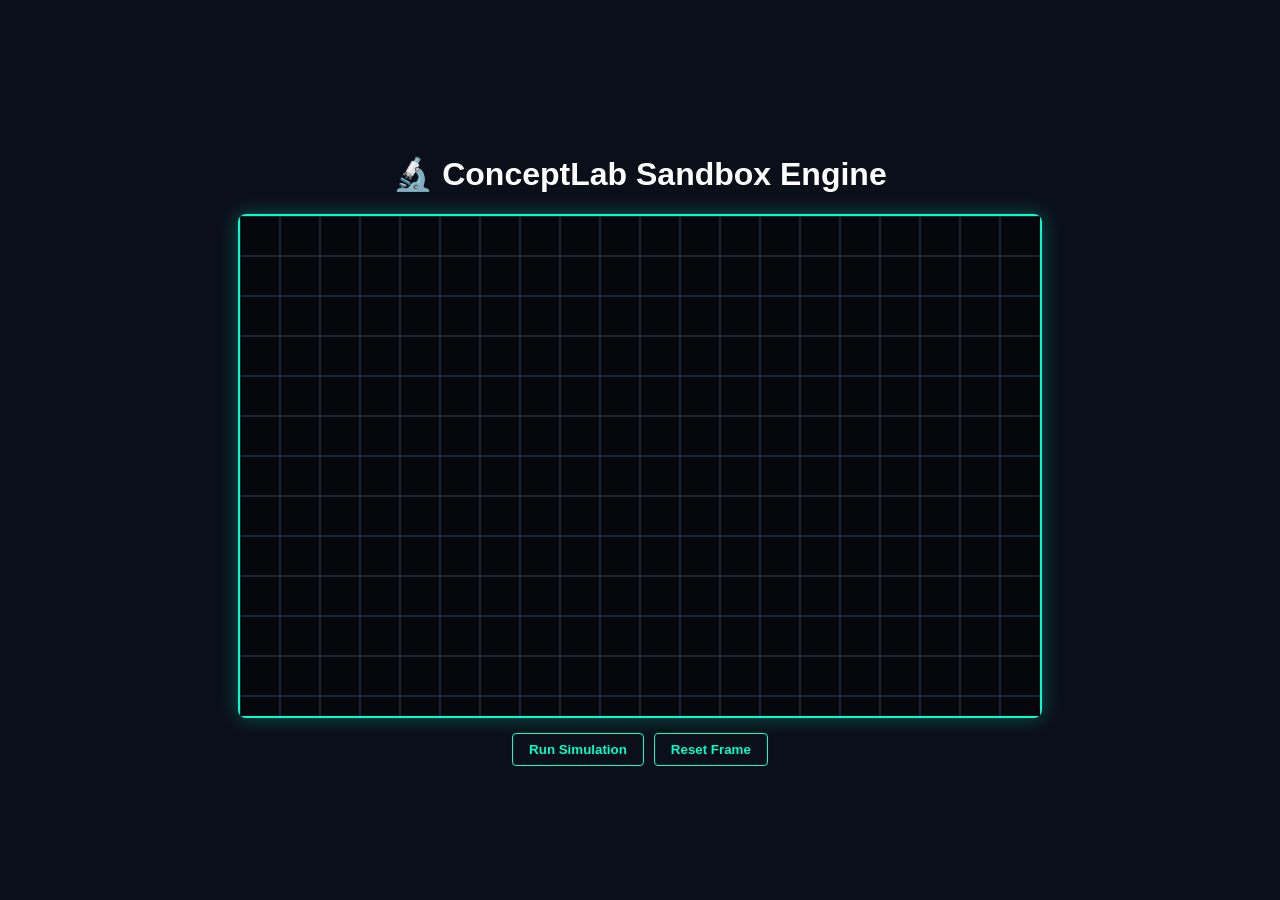
<file: simindex.html>
<!DOCTYPE html>
<html lang="en">
<head>
    <meta charset="UTF-8">
    <meta name="viewport" content="width=device-width, initial-scale=1.0">
    <title>ConceptLab Simulation Sandbox</title>
    <style>
        body {
            margin: 0;
            background-color: #0b0f19;
            color: #ffffff;
            font-family: 'Segoe UI', Tahoma, Geneva, Verdana, sans-serif;
            display: flex;
            flex-direction: column;
            align-items: center;
            justify-content: center;
            height: 100vh;
            overflow: hidden;
        }
        #canvas-container {
            position: relative;
            border: 2px solid #00ffcc;
            box-shadow: 0 0 20px rgba(0, 255, 204, 0.3);
            border-radius: 8px;
        }
        canvas {
            background-color: #05070c;
            display: block;
        }
        .controls {
            margin-top: 15px;
            display: flex;
            gap: 10px;
        }
        button {
            background: transparent;
            border: 1px solid #00ffcc;
            color: #00ffcc;
            padding: 8px 16px;
            cursor: pointer;
            border-radius: 4px;
            font-weight: bold;
            transition: all 0.3s ease;
        }
        button:hover {
            background-color: #00ffcc;
            color: #05070c;
            box-shadow: 0 0 10px #00ffcc;
        }
    </style>
</head>
<body>

    <h1>🔬 ConceptLab Sandbox Engine</h1>
    
    <div id="canvas-container">
        <canvas id="sandboxCanvas" width="800" height="500"></canvas>
    </div>

    <div class="controls">
        <button id="startBtn">Run Simulation</button>
        <button id="resetBtn">Reset Frame</button>
    </div>

    <script>
        const canvas = document.getElementById('sandboxCanvas');
        const ctx = canvas.getContext('2d');

        // Test draw to make sure engine initialization works
        ctx.strokeStyle = '#334155';
        ctx.lineWidth = 1;
        
        // Draw coordinate grid lines
        for(let x = 0; x < canvas.width; x += 40) {
            ctx.beginPath();
            ctx.moveTo(x, 0);
            ctx.lineTo(x, canvas.height);
            ctx.stroke();
        }
        for(let y = 0; y < canvas.height; y += 40) {
            ctx.beginPath();
            ctx.moveTo(0, y);
            ctx.lineTo(canvas.width, y);
            ctx.stroke();
        }
    </script>
</body>
</html>
</file>
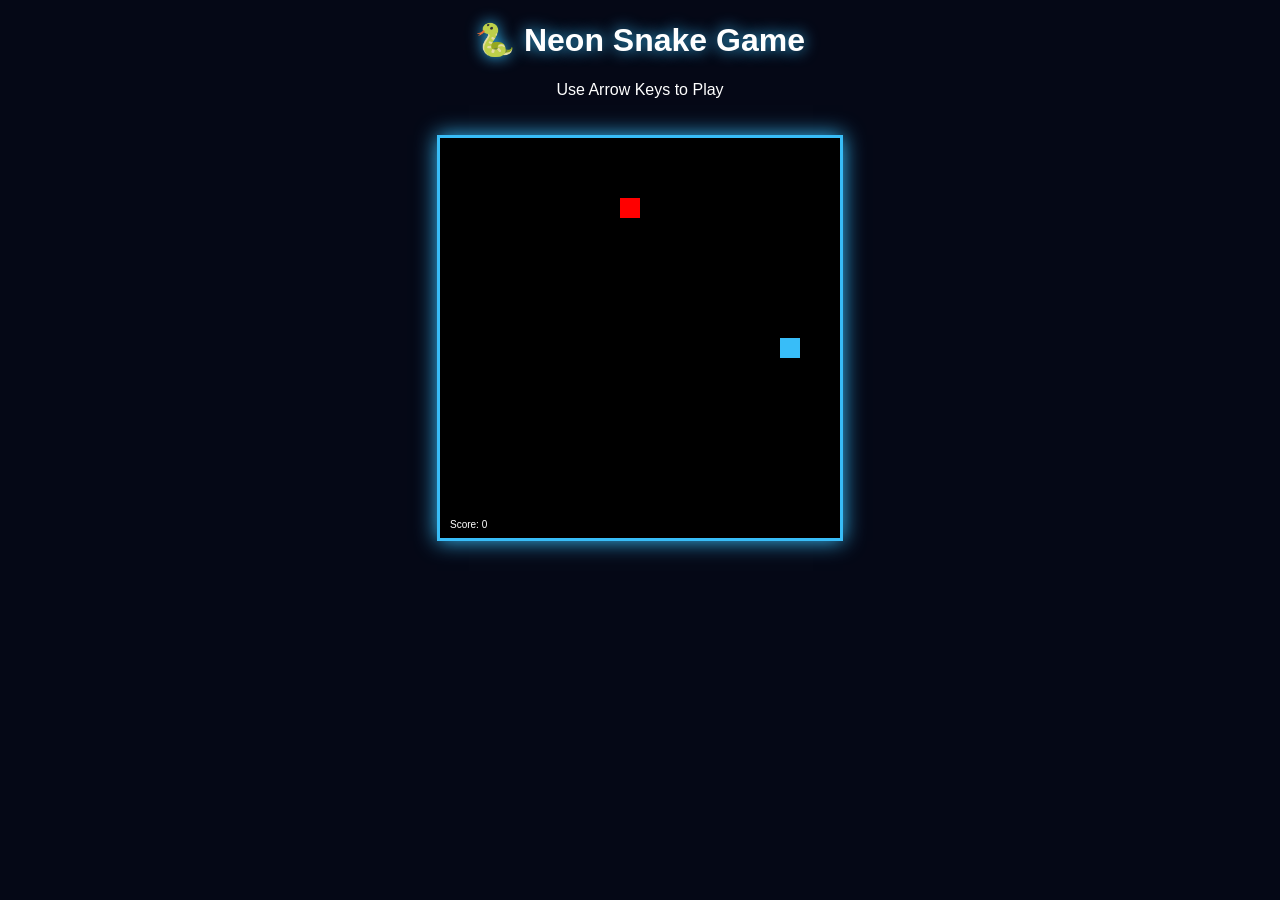
<file: snake.html>
<!DOCTYPE html>
<html>

<head>

<title>Snake Game</title>

<style>

body {

    background: #050816;

    color: white;

    text-align: center;

    font-family: Arial;
}

h1 {

    text-shadow: 0 0 15px #38bdf8;
}

canvas {

    background: black;

    border: 3px solid #38bdf8;

    box-shadow: 0 0 20px #38bdf8;

    margin-top: 20px;
}

</style>

</head>

<body>

<h1>🐍 Neon Snake Game</h1>

<p>Use Arrow Keys to Play</p>

<canvas id="game" width="400" height="400">
</canvas>

<script>

const canvas =
document.getElementById("game");

const ctx =
canvas.getContext("2d");

const box = 20;

let snake = [
    {x: 200, y: 200}
];

let food = {

    x: Math.floor(Math.random()*20)*box,

    y: Math.floor(Math.random()*20)*box
};

let direction = "RIGHT";

let score = 0;

document.addEventListener("keydown", changeDirection);

function changeDirection(event) {

    if(event.key === "ArrowUp" &&
       direction !== "DOWN")

       direction = "UP";

    else if(event.key === "ArrowDown" &&
       direction !== "UP")

       direction = "DOWN";

    else if(event.key === "ArrowLeft" &&
       direction !== "RIGHT")

       direction = "LEFT";

    else if(event.key === "ArrowRight" &&
       direction !== "LEFT")

       direction = "RIGHT";
}

function drawGame() {

    ctx.clearRect(0,0,400,400);

    /* food */

    ctx.fillStyle = "red";

    ctx.fillRect(food.x, food.y, box, box);

    /* snake */

    for(let i=0; i<snake.length; i++) {

        ctx.fillStyle =
        i === 0 ? "#38bdf8" : "white";

        ctx.fillRect(
            snake[i].x,
            snake[i].y,
            box,
            box
        );
    }

    let headX = snake[0].x;
    let headY = snake[0].y;

    if(direction === "UP")
        headY -= box;

    if(direction === "DOWN")
        headY += box;

    if(direction === "LEFT")
        headX -= box;

    if(direction === "RIGHT")
        headX += box;

    /* eat food */

    if(headX === food.x &&
       headY === food.y) {

        score++;

        food = {

            x: Math.floor(Math.random()*20)*box,

            y: Math.floor(Math.random()*20)*box
        };
    }

    else {

        snake.pop();
    }

    const newHead = {

        x: headX,
        y: headY
    };

    /* game over */

    if(

        headX < 0 ||
        headY < 0 ||
        headX >= 400 ||
        headY >= 400 ||

        snake.some(
            segment =>
            segment.x === headX &&
            segment.y === headY
        )

    ) {

        clearInterval(game);

        alert(
        "Game Over! Score: " + score
        );
    }

    snake.unshift(newHead);

    ctx.fillStyle = "white";

    ctx.fillText(
        "Score: " + score,
        10,
        390
    );
}

const game =
setInterval(drawGame, 120);

</script>

</body>
</html>
</file>
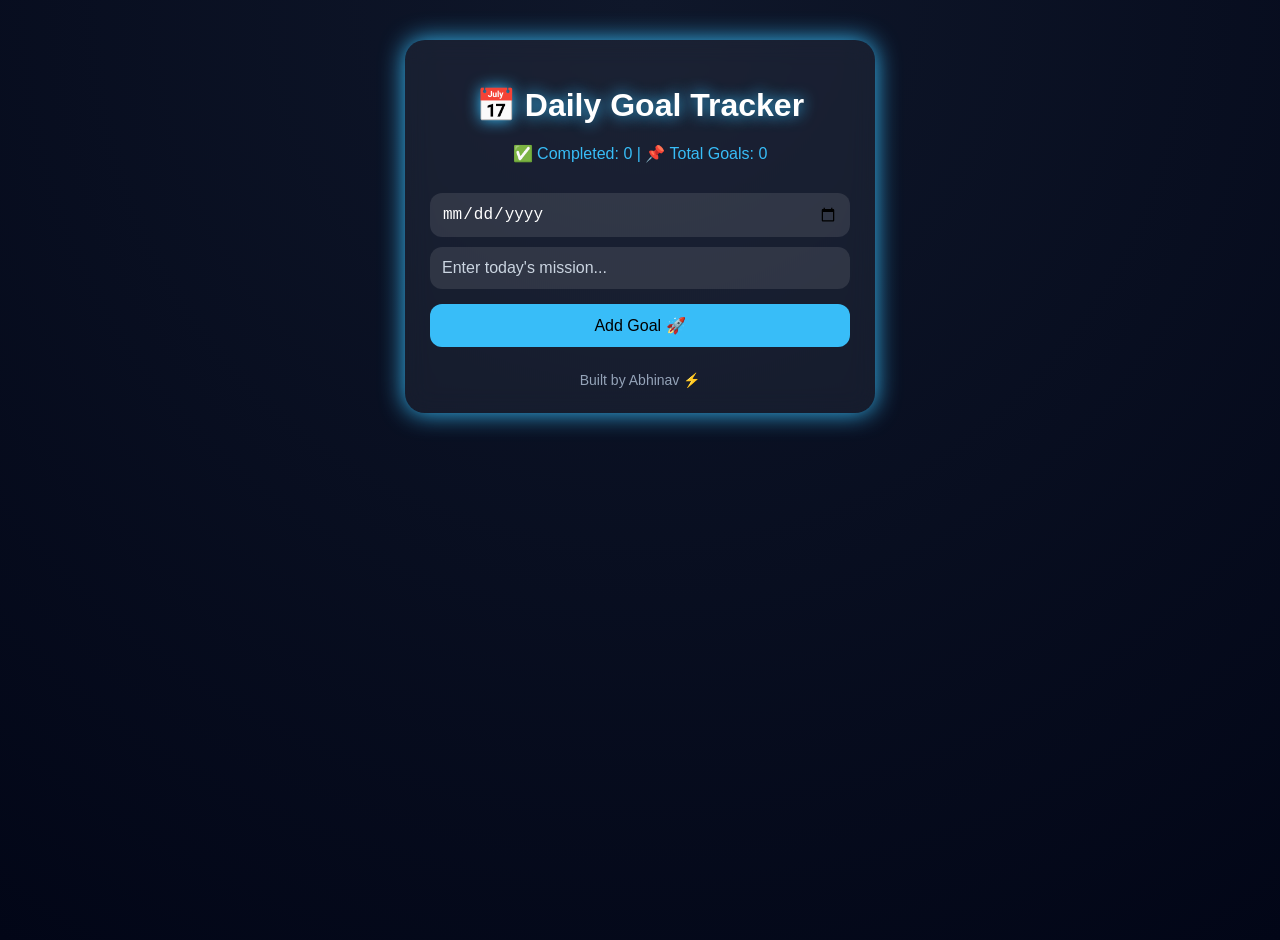
<file: todo.html>
<!DOCTYPE html>
<html lang="en">

<head>

<meta charset="UTF-8">

<meta name="viewport"
content="width=device-width, initial-scale=1.0">

<title>Daily Goal Tracker</title>

<style>

body {

    margin: 0;

    font-family: Arial, sans-serif;

    background:
    radial-gradient(circle at top,
    #0f172a,
    #020617);

    color: white;

    display: flex;

    justify-content: center;

    align-items: flex-start;

    min-height: 100vh;

    padding-top: 40px;
}

.container {

    width: 420px;

    background:
    rgba(255,255,255,0.05);

    border-radius: 20px;

    padding: 25px;

    backdrop-filter: blur(12px);

    box-shadow:
    0 0 25px #38bdf8;
}

h1 {

    text-align: center;

    text-shadow:
    0 0 15px #38bdf8;

    margin-bottom: 20px;
}

.stats {

    text-align: center;

    margin-bottom: 20px;

    color: #38bdf8;
}

input[type="date"],
input[type="text"] {

    width: 100%;

    padding: 12px;

    margin-top: 10px;

    border: none;

    border-radius: 12px;

    background:
    rgba(255,255,255,0.1);

    color: white;

    font-size: 16px;

    box-sizing: border-box;
}

input::placeholder {

    color: #cbd5e1;
}

.add-btn {

    width: 100%;

    margin-top: 15px;

    padding: 12px;

    border: none;

    border-radius: 12px;

    background: #38bdf8;

    color: black;

    font-size: 16px;

    cursor: pointer;

    transition: 0.3s;
}

.add-btn:hover {

    transform: scale(1.03);

    box-shadow:
    0 0 15px #38bdf8;
}

ul {

    list-style: none;

    padding: 0;

    margin-top: 25px;
}

li {

    background:
    rgba(255,255,255,0.08);

    margin-bottom: 12px;

    padding: 12px;

    border-radius: 14px;

    display: flex;

    justify-content: space-between;

    align-items: center;

    transition: 0.3s;
}

li:hover {

    transform: scale(1.02);

    box-shadow:
    0 0 12px rgba(56,189,248,0.5);
}

.task-left {

    display: flex;

    align-items: center;

    gap: 10px;
}

.task-info {

    display: flex;

    flex-direction: column;
}

.date {

    font-size: 13px;

    color: #38bdf8;

    margin-top: 3px;
}

.completed {

    text-decoration: line-through;

    opacity: 0.7;

    color: #22c55e;

    text-shadow:
    0 0 10px #22c55e;
}

input[type="checkbox"] {

    width: 22px;

    height: 22px;

    cursor: pointer;

    accent-color: #22c55e;
}

.delete {

    background: red;

    color: white;

    border: none;

    border-radius: 8px;

    padding: 7px 10px;

    cursor: pointer;

    transition: 0.3s;
}

.delete:hover {

    transform: scale(1.1);

    box-shadow:
    0 0 10px red;
}

.footer {

    text-align: center;

    margin-top: 20px;

    color: #94a3b8;

    font-size: 14px;
}

</style>

</head>

<body>

<div class="container">

<h1>📅 Daily Goal Tracker</h1>

<div class="stats">

✅ Completed:
<span id="completedCount">
0
</span>

|

📌 Total Goals:
<span id="totalCount">
0
</span>

</div>

<input type="date" id="date">

<input
type="text"
id="taskInput"
placeholder="Enter today's mission...">

<button
class="add-btn"
onclick="addTask()">

Add Goal 🚀

</button>

<ul id="taskList"></ul>

<div class="footer">

Built by Abhinav ⚡

</div>

</div>

<script>

let tasks =

JSON.parse(
localStorage.getItem("tasks")
)

|| [];

function saveTasks() {

    localStorage.setItem(
        "tasks",
        JSON.stringify(tasks)
    );
}

function updateStats() {

    document.getElementById(
    "totalCount"
    ).innerText = tasks.length;

    document.getElementById(
    "completedCount"
    ).innerText =

    tasks.filter(
    task => task.done
    ).length;
}

function renderTasks() {

    const list =
    document.getElementById(
    "taskList"
    );

    list.innerHTML = "";

    tasks.forEach((task, index) => {

        const li =
        document.createElement("li");

        li.innerHTML = `

        <div class="task-left">

        <input
        type="checkbox"

        ${task.done ? "checked" : ""}

        onchange="toggleTask(${index})">

        <div class="task-info">

        <span class="${
        task.done ? "completed" : ""
        }">

        ${task.text}

        </span>

        <span class="date">

        📅 ${task.date}

        </span>

        </div>

        </div>

        <button
        class="delete"
        onclick="deleteTask(${index})">

        X

        </button>

        `;

        list.appendChild(li);
    });

    updateStats();
}

function addTask() {

    const input =
    document.getElementById(
    "taskInput"
    );

    const date =
    document.getElementById(
    "date"
    );

    if(input.value.trim() === "")
    return;

    tasks.push({

        text: input.value,

        date:
        date.value || "No Date",

        done: false
    });

    saveTasks();

    renderTasks();

    input.value = "";
}

function toggleTask(index) {

    tasks[index].done =

    !tasks[index].done;

    saveTasks();

    renderTasks();
}

function deleteTask(index) {

    tasks.splice(index, 1);

    saveTasks();

    renderTasks();
}

document
.getElementById("taskInput")

.addEventListener(

"keypress",

function(event) {

    if(event.key === "Enter") {

        addTask();
    }
});

renderTasks();

</script>

</body>

</html>
</file>
<file: style.css>
@import url('https://fonts.googleapis.com/css2?family=DM+Mono:wght@400;500&family=Manrope:wght@400;600;700;800&family=Playfair+Display:ital,wght@0,600;1,600&display=swap');
:root{--bg:#0d0e0c;--surface:#141511;--paper:#e8e3d8;--text:#f1eee6;--muted:#77776f;--line:rgba(241,238,230,.13);--accent:#e7953f;--mx:50vw;--my:50vh}
*{box-sizing:border-box}html{scroll-behavior:smooth;background:var(--bg)}body{margin:0;background:var(--bg);color:var(--text);font-family:Manrope,sans-serif;overflow-x:hidden;cursor:none}body:before{content:"";position:fixed;inset:0;z-index:-5;pointer-events:none;background:radial-gradient(650px circle at var(--mx) var(--my),rgba(231,149,63,.09),transparent 58%)}a{color:inherit;text-decoration:none}button,input,textarea{font:inherit}button,a{cursor:none}
#life{position:fixed;inset:0;width:100%;height:100%;z-index:-4;pointer-events:none}.grain{position:fixed;inset:0;z-index:80;pointer-events:none;opacity:.035;background-image:url("data:image/svg+xml,%3Csvg xmlns='http://www.w3.org/2000/svg' width='180' height='180'%3E%3Cfilter id='n'%3E%3CfeTurbulence baseFrequency='.75' numOctaves='4'/%3E%3C/filter%3E%3Crect width='100%25' height='100%25' filter='url(%23n)'/%3E%3C/svg%3E")}
.loader{position:fixed;inset:0;z-index:100;display:grid;place-items:center;background:#0d0e0c;transition:1s cubic-bezier(.77,0,.18,1)}.loader strong{font-size:42px;letter-spacing:-3px}.loader span{position:absolute;width:100px;height:1px;background:var(--accent);transform-origin:left;animation:loader 1.2s ease}.loaded .loader{transform:translateY(-100%);pointer-events:none}@keyframes loader{from{transform:scaleX(0)}to{transform:scaleX(1)}}
.cursor{position:fixed;left:0;top:0;width:18px;height:18px;border:1px solid rgba(241,238,230,.6);border-radius:50%;z-index:90;pointer-events:none;transform:translate(-50%,-50%);transition:.25s;mix-blend-mode:difference}.cursor:after{content:"";position:absolute;left:50%;top:50%;width:3px;height:3px;background:var(--accent);border-radius:50%;transform:translate(-50%,-50%)}.cursor.big{width:70px;height:70px;border-color:var(--accent);background:rgba(231,149,63,.08)}.cursor.drag{width:90px;height:90px}.cursor.drag:after{content:"DRAG";background:none;color:var(--text);width:auto;height:auto;font:8px 'DM Mono'}
nav{position:fixed;inset:0 0 auto;height:78px;z-index:50;display:flex;align-items:center;justify-content:space-between;padding:0 32px;mix-blend-mode:difference}.mark{font-size:25px;font-weight:800;letter-spacing:-2px}.mark span{color:var(--accent)}.links{display:flex;gap:34px;font:9px 'DM Mono';letter-spacing:1.8px}.links a:after{content:"";display:block;width:100%;height:1px;background:var(--accent);transform:scaleX(0);transform-origin:right;transition:.35s}.links a:hover:after{transform:scaleX(1);transform-origin:left}.talk{font:9px 'DM Mono';letter-spacing:1.8px}
.hero{min-height:100svh;padding:125px 6vw 30px;display:flex;flex-direction:column;justify-content:space-between;position:relative}.eyebrow,.hero-foot{display:flex;justify-content:space-between;color:var(--muted);font:9px 'DM Mono';letter-spacing:1.5px}.hero-stage{position:relative;min-height:66vh;display:flex;align-items:center}.hero-copy{position:relative;z-index:3}.micro{font:9px 'DM Mono';letter-spacing:2px;color:var(--accent);margin-bottom:25px}.hero h1{font-size:clamp(70px,11vw,170px);line-height:.79;letter-spacing:-.075em;margin:0;font-weight:800}.hero h1 span,.hero h1 em{display:block;transition:transform .5s}.hero h1 em{font-family:'Playfair Display';font-weight:600;font-style:italic;color:var(--accent);padding-left:9vw}.hero:hover h1 span:first-child{transform:translateX(calc((var(--mx) - 50vw)*.012))}.hero:hover h1 span:last-child{transform:translateX(calc((50vw - var(--mx))*.012))}.lead{max-width:420px;color:#96958c;line-height:1.8;font-size:13px;margin:40px 0 0}.round-link{position:absolute;left:48%;bottom:2%;width:105px;height:105px;border:1px solid var(--line);border-radius:50%;display:grid;place-items:center;text-align:center;font:8px 'DM Mono';letter-spacing:1px;transition:.5s;overflow:hidden}.round-link:before{content:"";position:absolute;inset:0;background:var(--accent);transform:translateY(100%);transition:.5s}.round-link>*{position:relative;z-index:1}.round-link:hover:before{transform:translateY(0)}.round-link:hover{color:#171713;transform:rotate(12deg) scale(1.06)}.round-link b{font-size:16px;color:var(--accent)}.round-link:hover b{color:#171713}
.portrait{position:absolute;right:8%;width:clamp(210px,24vw,350px);height:clamp(280px,32vw,470px);overflow:hidden;transform:rotate(4deg);transition:.7s cubic-bezier(.2,.8,.2,1);box-shadow:0 30px 100px rgba(0,0,0,.25)}.portrait:before{content:"";position:absolute;inset:0;z-index:3;background:linear-gradient(135deg,rgba(231,149,63,.22),transparent 35%,rgba(0,0,0,.35))}.portrait:hover{transform:rotate(0) scale(1.04) translateY(-8px)}.portrait img{width:100%;height:100%;object-fit:cover;filter:grayscale(.2) contrast(1.05);transition:1s}.portrait:hover img{transform:scale(1.08)}.portrait-glow{position:absolute;inset:-40%;z-index:2;background:radial-gradient(circle,rgba(231,149,63,.3),transparent 55%);mix-blend-mode:screen}.portrait span{position:absolute;z-index:4;left:16px;bottom:16px;font:9px 'DM Mono';line-height:1.5}.hero-foot span:last-child{color:var(--accent);animation:pulse 2s infinite}@keyframes pulse{50%{opacity:.3}}
.about,.work,.lab,.contact{max-width:1400px;margin:auto;padding:170px 32px}.label{font:9px 'DM Mono';letter-spacing:2px;color:var(--muted)}.about-grid{display:grid;grid-template-columns:1fr 1fr;gap:12vw;margin:95px 0}.about h2,.lab h2{font-size:clamp(60px,8vw,115px);line-height:.82;letter-spacing:-.065em;margin:0}.about h2 i,.lab h2 i,.contact h2 i{font-family:'Playfair Display';color:var(--accent)}.large{font-size:clamp(28px,3.5vw,54px);line-height:1.02;letter-spacing:-.045em;margin:0}.large i{font-family:'Playfair Display';color:var(--accent)}.muted{max-width:430px;color:var(--muted);font-size:13px;line-height:1.9;margin-top:38px}.ticker{border-block:1px solid var(--line);overflow:hidden;white-space:nowrap;padding:18px 0;font:10px 'DM Mono';letter-spacing:2px}.ticker div{display:inline-block;animation:marquee 24s linear infinite}.ticker b,.marquee b{color:var(--accent);margin:0 22px}@keyframes marquee{to{transform:translateX(-50%)}}
.work-head{display:flex;justify-content:space-between;border-bottom:1px solid var(--line);padding-bottom:24px;margin-bottom:35px}.work-head p{margin:0;text-align:right;color:var(--muted);font:9px 'DM Mono'}.feature{display:grid;grid-template-columns:1.12fr .88fr;border:1px solid var(--line);background:#131410;transform-style:preserve-3d;transition:transform .2s,box-shadow .4s}.feature:hover{box-shadow:0 35px 90px rgba(0,0,0,.3)}.feature-visual{min-height:610px;background:var(--paper);display:grid;place-items:center;position:relative;overflow:hidden}.feature-visual:before{content:"";position:absolute;width:500px;height:500px;border-radius:50%;background:radial-gradient(circle,rgba(231,149,63,.45),transparent 60%);filter:blur(25px);animation:breathe 5s ease-in-out infinite}@keyframes breathe{50%{transform:scale(1.15);opacity:.7}}.quiz-card{width:58%;padding:32px;background:#141511;color:#eee9df;transform:rotate(-5deg);box-shadow:35px 35px 0 rgba(0,0,0,.08);transition:.7s;position:relative;z-index:2}.feature:hover .quiz-card{transform:rotate(0) scale(1.05) translateZ(35px)}.quiz-card small{font:9px 'DM Mono';color:#8d8c84}.quiz-card strong{display:block;font-size:clamp(28px,3.5vw,52px);line-height:.9;margin:70px 0}.answers{display:grid;grid-template-columns:repeat(4,1fr);gap:6px}.answers i{height:32px;border:1px solid #41423b;display:grid;place-items:center;font:9px 'DM Mono';font-style:normal}.answers i:last-child{background:var(--accent);color:#171713}.stamp{position:absolute;right:22px;bottom:22px;z-index:3;background:#141511;color:#eee9df;padding:11px;font:8px 'DM Mono'}.feature-info{padding:52px;display:flex;flex-direction:column}.meta{display:flex;justify-content:space-between;color:var(--muted);font:9px 'DM Mono';letter-spacing:1px}.feature-info h2{font-size:clamp(62px,7vw,110px);letter-spacing:-.07em;margin:115px 0 18px}.feature-info h2 span{color:var(--accent)}.feature-info p{color:#96958c;line-height:1.85;max-width:450px;font-size:13px}.tags{display:flex;gap:7px;margin-top:24px}.tags b{font:8px 'DM Mono';border:1px solid var(--line);padding:7px 9px;border-radius:30px}.big-arrow{border-top:1px solid var(--line);padding-top:24px;margin-top:auto;font:9px 'DM Mono'}.big-arrow span{float:right;color:var(--accent);font-size:15px}
.grid{display:grid;grid-template-columns:repeat(2,1fr);gap:14px;margin-top:14px}.project{border:1px solid var(--line);padding:18px;background:#12130f;transform-style:preserve-3d;transition:transform .25s,background .3s}.project:hover{background:#171813}.project.wide{grid-column:span 2}.visual{height:270px;display:grid;place-items:center;margin-bottom:25px;overflow:hidden;position:relative}.snake{background:#161813}.snake span{font:24px 'DM Mono';color:var(--accent);text-shadow:0 0 30px rgba(231,149,63,.5);transform:rotate(-8deg);transition:.5s}.project:hover .snake span{transform:rotate(0) scale(1.3)}.particles{background:#ded9ce}.particles i{position:absolute;width:20px;height:20px;border-radius:50%;background:#181914;transition:.7s}.project:hover .particles i:nth-child(1){transform:translate(30px,-20px)}.project:hover .particles i:nth-child(2){transform:translate(-30px,30px) scale(1.2)}.project:hover .particles i:nth-child(3){transform:translate(20px,-30px)}.project:hover .particles i:nth-child(4){transform:translate(-25px,15px)}.py{background:#d8d1c0}.py span{font:75px 'DM Mono';border:1px solid #171713;padding:20px;transition:.4s}.project:hover .py span{transform:rotate(-8deg) scale(1.1)}.calc{background:#191a15;font:27px 'DM Mono';letter-spacing:8px}.todo{background:#ddd8cb;color:#24251f;font:13px 'DM Mono';letter-spacing:2px}.project h3{font-size:31px;letter-spacing:-1.5px;margin:15px 0 6px}.project p{color:var(--muted);font-size:12px}.project .meta i{color:var(--accent);font-style:normal}
.lab{border-top:1px solid var(--line)}.lab-grid{display:grid;grid-template-columns:1fr 1fr;gap:10vw;margin-top:90px;align-items:center}.ai{background:#e5dfd2;color:#171812;box-shadow:25px 25px 0 rgba(231,149,63,.08)}.ai header{display:flex;justify-content:space-between;padding:16px;border-bottom:1px solid #bbb5a8;font:9px 'DM Mono'}.ai header b{color:#398f77}.chat{padding:35px;min-height:255px}.chat strong{font-size:19px}.chat p{font:11px 'DM Mono';color:#77746d;line-height:1.8;margin-top:35px}.input{display:flex;border-top:1px solid #bbb5a8}.input input{flex:1;border:0;background:none;color:#171812;padding:18px;outline:0}.input button{border:0;background:#171812;color:#eee9df;width:70px;transition:.3s}.input button:hover{background:var(--accent);color:#171812}
.contact{border-top:1px solid var(--line)}.contact h2{font-size:clamp(72px,11vw,160px);line-height:.8;letter-spacing:-.075em;margin:85px 0}.contact-grid{display:grid;grid-template-columns:1fr 1fr;gap:10vw}.contact-grid>p{font:10px 'DM Mono';color:var(--muted);line-height:1.8}form{display:flex;flex-direction:column}form input,form textarea{border:0;border-bottom:1px solid var(--line);background:none;color:var(--text);padding:18px 0;outline:0}form input:focus,form textarea:focus{border-color:var(--accent)}form textarea{height:140px;resize:vertical}form button{align-self:flex-start;margin-top:20px;border:0;background:var(--accent);color:#171713;padding:14px 18px;font-weight:800;font-size:10px}form button span{margin-left:45px}.marquee{border-block:1px solid var(--line);padding:20px 0;white-space:nowrap;overflow:hidden;font-size:clamp(40px,6vw,85px);font-weight:800;letter-spacing:-.06em;animation:marquee 20s linear infinite}footer{max-width:1400px;margin:auto;padding:28px 32px 45px;display:flex;justify-content:space-between;color:#6e6e67;font:9px 'DM Mono';letter-spacing:1px}footer a:hover{color:var(--accent)}.reveal{opacity:0;transform:translateY(55px);transition:1s cubic-bezier(.2,.75,.2,1)}.reveal.show{opacity:1;transform:none}
body.secret{--accent:#f2c14e}.secret .hero h1 em{animation:secret 1.2s ease-in-out infinite alternate}@keyframes secret{to{letter-spacing:-.01em}}
@media(max-width:850px){body{cursor:auto}.cursor{display:none}.links{display:none}nav{padding:0 18px}.hero{padding:105px 18px 25px}.hero h1{font-size:clamp(58px,15vw,95px);letter-spacing:-.065em}.hero h1 em{padding-left:0}.portrait{right:0;opacity:.28}.round-link{position:relative;left:auto;bottom:auto;margin-top:35px}.hero-stage{display:block}.hero-foot{margin-top:60px}.about,.work,.lab,.contact{padding:100px 18px}.about-grid,.lab-grid,.contact-grid{grid-template-columns:1fr;gap:50px;margin-top:60px}.feature{grid-template-columns:1fr}.feature-visual{min-height:390px}.feature-info{padding:25px}.feature-info h2{margin:65px 0 18px}.grid{grid-template-columns:1fr}.project.wide{grid-column:span 1}.visual{height:220px}.contact h2{letter-spacing:-.06em;margin:65px 0}footer{padding:25px 18px;flex-direction:column;gap:14px}}
@media(prefers-reduced-motion:reduce){*,*:before,*:after{animation-duration:.001ms!important;transition-duration:.001ms!important}}
</file>
